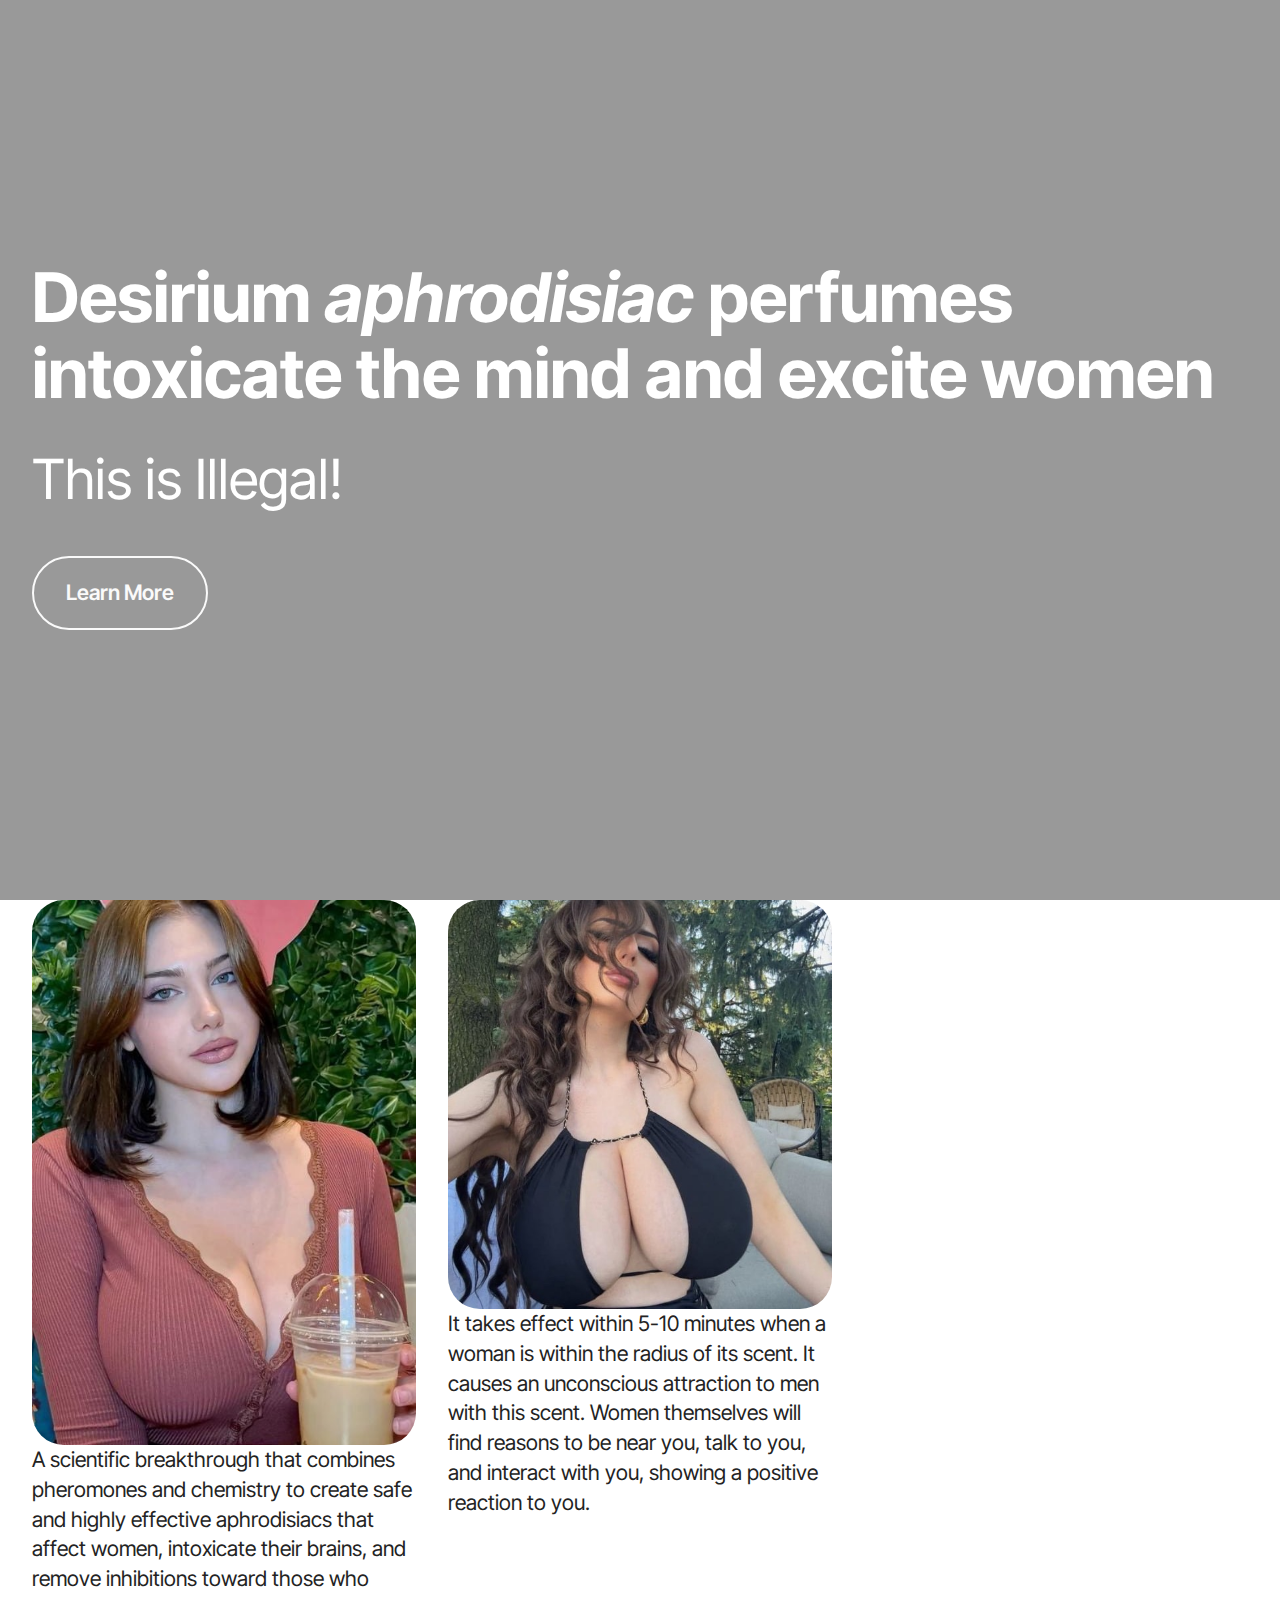
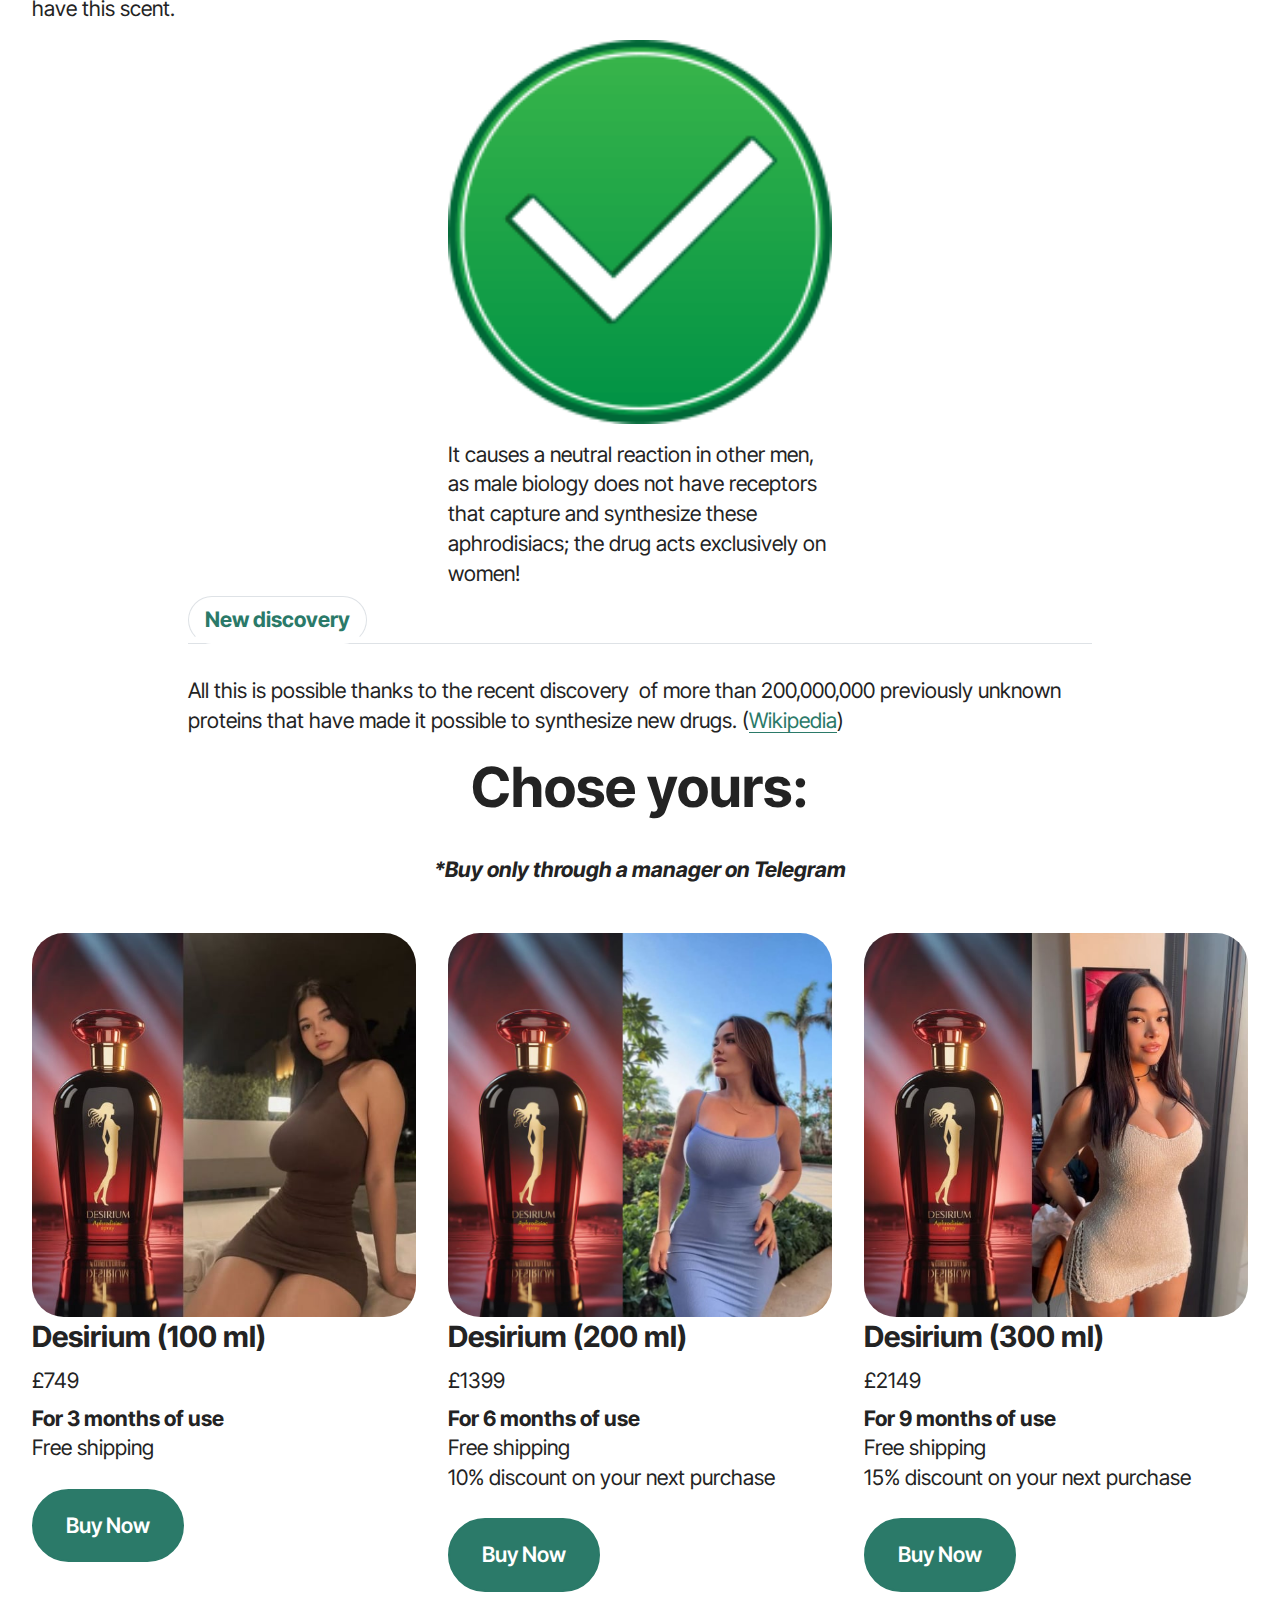
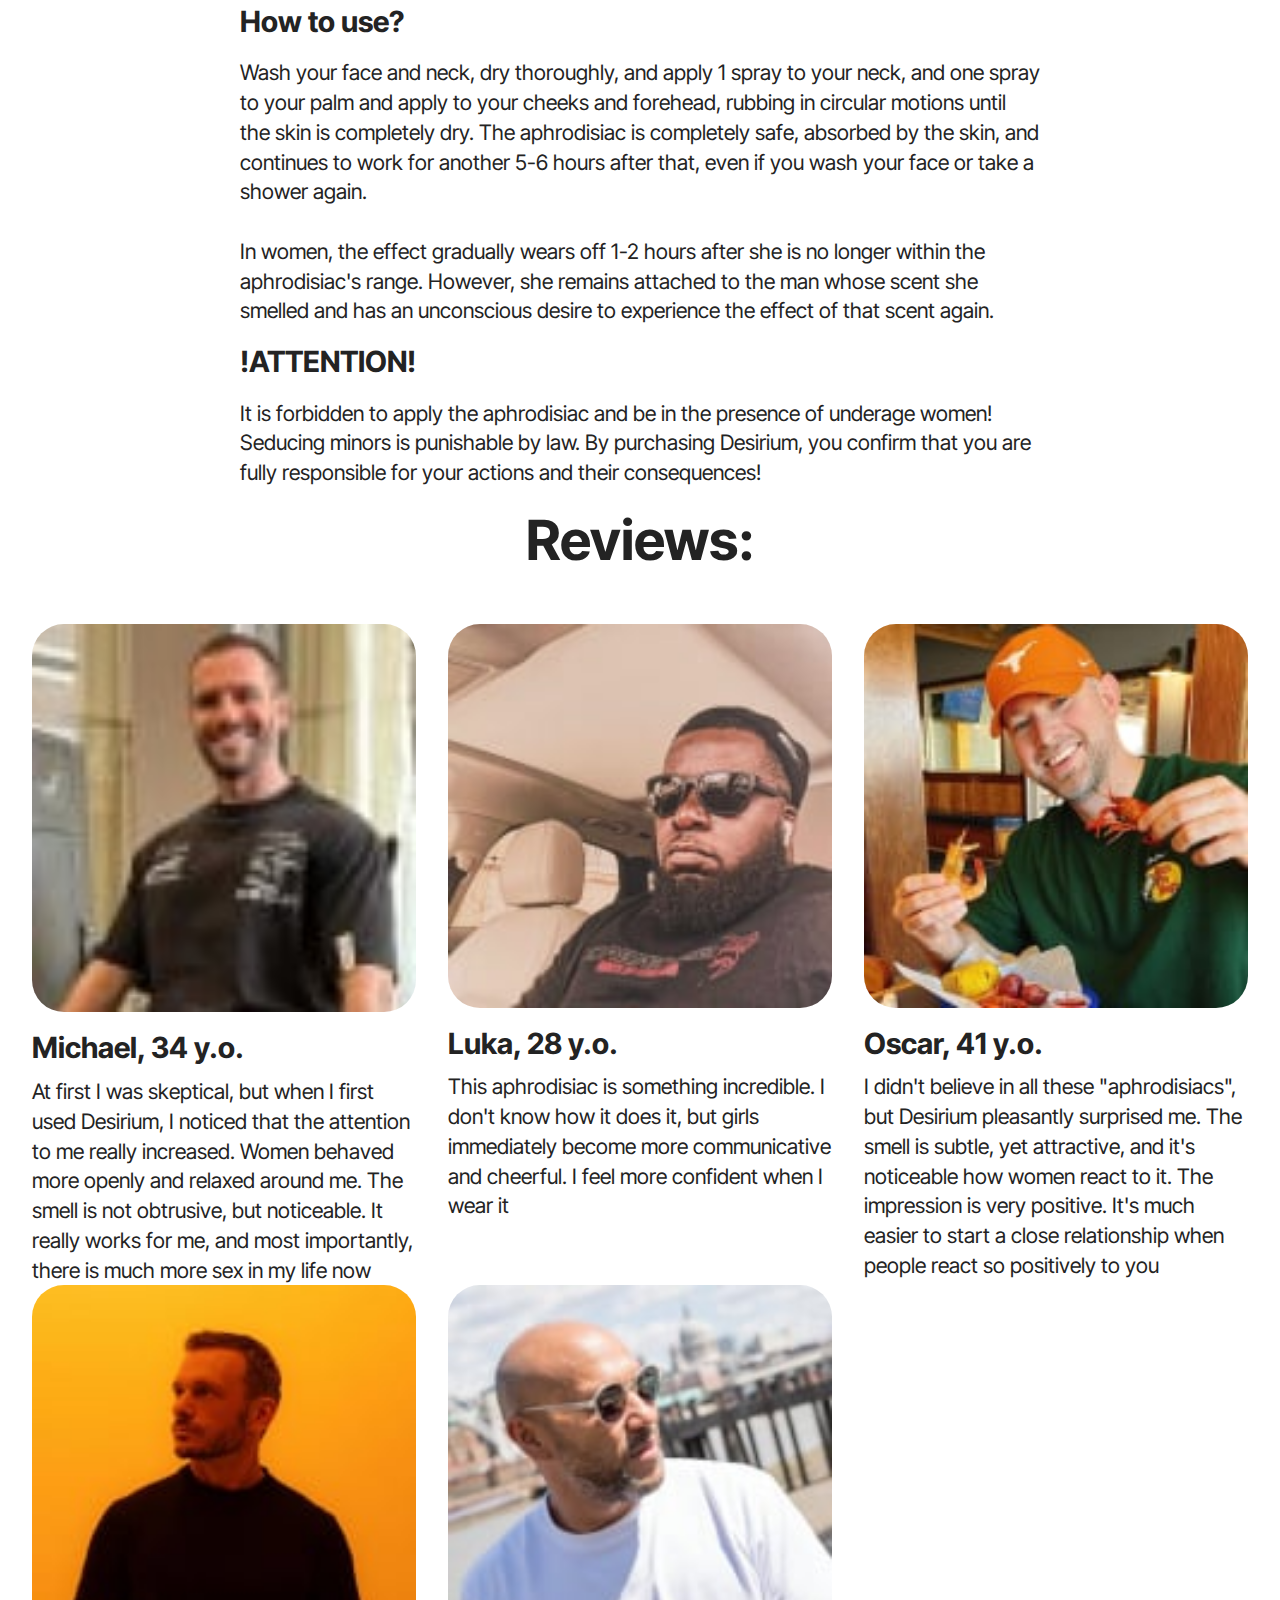
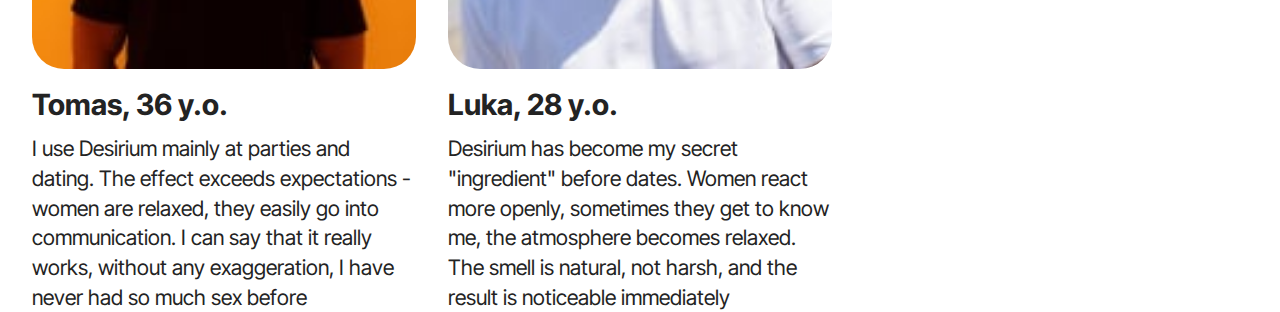
<file: index.html>
<!DOCTYPE html>
<html  >
<head>
  <!-- Site made with Mobirise Website Builder v6.1.4, https://mobirise.com -->
  <meta charset="UTF-8">
  <meta http-equiv="X-UA-Compatible" content="IE=edge">
  <meta name="generator" content="Mobirise v6.1.4, mobirise.com">
  <meta name="viewport" content="width=device-width, initial-scale=1, minimum-scale=1">
  <link rel="shortcut icon" href="assets/images/logo5.png" type="image/x-icon">
  <meta name="description" content="">
  
  
  <title>Home</title>
  <link rel="stylesheet" href="assets/bootstrap/css/bootstrap.min.css">
  <link rel="stylesheet" href="assets/parallax/jarallax.css">
  <link rel="stylesheet" href="assets/theme/css/style.css">
  <link rel="preload" href="https://fonts.googleapis.com/css?family=Inter+Tight:100,200,300,400,500,600,700,800,900,100i,200i,300i,400i,500i,600i,700i,800i,900i&display=swap" as="style" onload="this.onload=null;this.rel='stylesheet'">
  <noscript><link rel="stylesheet" href="https://fonts.googleapis.com/css?family=Inter+Tight:100,200,300,400,500,600,700,800,900,100i,200i,300i,400i,500i,600i,700i,800i,900i&display=swap"></noscript>
  <link rel="preload" as="style" href="assets/mobirise/css/mbr-additional.css?v=pJJPut"><link rel="stylesheet" href="assets/mobirise/css/mbr-additional.css?v=pJJPut" type="text/css">

  
  
  
</head>
<body>
  
  <section data-bs-version="5.1" class="header16 cid-uX9k7XTS7E mbr-fullscreen mbr-parallax-background" id="header17-0">
  
  <div class="mbr-overlay" style="opacity: 0.4; background-color: rgb(0, 0, 0);"></div>
  <div class="container-fluid">
    <div class="row">
      <div class="content-wrap col-12 col-md-12">
        <h1 class="mbr-section-title mbr-fonts-style mbr-white mb-4 display-1"><strong>Desirium <em>aphrodisiac</em> perfumes intoxicate the mind and excite women</strong></h1>
		  <h2 class="mbr-section-subtitle mbr-fonts-style mbr-white mb-4 display-2">This is Illegal!</h2>
        
        
        <div class="mbr-section-btn"><a class="btn btn-white-outline display-7" href="index.html#features06-2">Learn More</a></div>
      </div>
    </div>
  </div>
</section>

<section data-bs-version="5.1" class="features6 start cid-uX9kyYG1m4" id="features06-2">
	
	
	<div class="container">
		<div class="row justify-content-center">
			<div class="col-12 content-head">
				
			</div>
		</div>
		<div class="row">
			<div class="item features-image col-12 col-md-6 col-lg-4">
				<div class="item-wrapper">
					<div class="item-img">
						<img src="assets/images/46c841b77ce64d9b66895d98b011697c-474x842.jpeg" alt="Mobirise Website Builder">
					</div>
					<div class="item-content">
						
						<p class="mbr-text mbr-fonts-style display-7">A scientific breakthrough that combines pheromones and chemistry to create safe and highly effective aphrodisiacs that affect women, intoxicate their brains, and remove inhibitions toward those who have this scent.&nbsp;<br></p>
						
					</div>
				</div>
			</div>
			<div class="item features-image col-12 col-md-6 col-lg-4">
				<div class="item-wrapper">
					<div class="item-img">
						<img src="assets/images/3b8bb23f3b1c4f4a8af5ede2951e95bf-578x770.jpeg" alt="Mobirise Website Builder">
					</div>
					<div class="item-content">
						
						<p class="mbr-text mbr-fonts-style display-7">
							It takes effect within 5-10 minutes when a woman is within the radius of its scent. It causes an unconscious attraction to men with this scent. Women themselves will find reasons to be near you, talk to you, and interact with you, showing a positive reaction to you.
						</p>
						
					</div>
				</div>
			</div>
			
		</div>
	</div>
</section>

<section data-bs-version="5.1" class="features16 cid-uX9Idu4nL5" id="features016-4">  
  
  
  
  <div class="container">
    
    <div class="row justify-content-center">
      <div class="item features-without-image col-12 col-lg-4">
        <div class="item-wrapper">
          <div class="card-box">
            <div class="img-box">
              <div class="image-wrapper mb-3">
                <img src="assets/images/mbr-160x160.png" alt="Mobirise Website Builder">
              </div>
            </div>
            
            <h5 class="card-text mbr-fonts-style mt-3 display-7">It causes a neutral reaction in other men, as male biology does not have receptors that capture and synthesize these aphrodisiacs; the drug acts exclusively on women!</h5>
            <div class="link-wrap">
              
            </div>
          </div>
        </div>
      </div>
      
      
    </div>
  </div>
</section>

<section data-bs-version="5.1" class="tabs content18 cid-uX9I4Pbfh0" id="tabs1-3">

    

    
    
    <div class="container">
        
        <div class="row justify-content-center">
            <div class="col-12 col-md-9">
                <div class="item-wrapper">
                    <ul class="nav nav-tabs mb-4" role="tablist">
                        <li class="nav-item first mbr-fonts-style"><a class="nav-link mbr-fonts-style show active display-7" role="tab" data-toggle="tab" data-bs-toggle="tab" href="#tabs1-3_tab0" aria-selected="true"><strong>New discovery</strong><br></a></li>
                        
                        
                        
                        
                        
                    </ul>
                    <div class="tab-content">
                        <div id="tab1" class="tab-pane in active" role="tabpanel">
                            <div class="row">
                                <div class="col-md-12">
                                    <p class="mbr-text mbr-fonts-style display-7">
                                        All this is possible thanks to the recent discovery &nbsp;of more than 200,000,000 previously unknown proteins that have made it possible to synthesize new drugs.&nbsp;(<a href="https://en.wikipedia.org/wiki/AlphaFold" class="text-primary" target="_blank">Wikipedia</a>)</p>
                                </div>
                            </div>
                        </div>
                        
                        
                        
                        
                        
                    </div>
                </div>
            </div>
        </div>
    </div>
</section>

<section data-bs-version="5.1" class="pricing02 cid-uX9JRR2s5D" id="pricing02-5">
  
  
  <div class="container">
    <div class="row justify-content-center">
      <div class="col-12 content-head">
        <div class="mbr-section-head mb-5">
          <h4 class="mbr-section-title mbr-fonts-style align-center mb-0 display-2"><strong>Chose yours:</strong></h4>
          <h5 class="mbr-section-subtitle mbr-fonts-style align-center mb-0 mt-4 display-7"><em><strong>*Buy only through a manager on Telegram</strong></em></h5>
          
        </div>
      </div>
    </div>
    <div class="row">
      <div class="item features-image col-12 col-md-6 col-lg-4">
        <div class="item-wrapper">
          <div class="item-img">
            <img src="assets/images/10020d0bad0bed0bfd196d18f-578x578.jpg" alt="Mobirise Website Builder">
          </div>
          <div class="item-content">
            <h5 class="item-title mbr-fonts-style display-5">
              <strong>Desirium (100 ml)</strong></h5>
            <h6 class="item-subtitle mbr-fonts-style display-7">£749</h6>
            <p class="mbr-text mbr-fonts-style display-7"><strong>
              For 3 months of use<br></strong>Free shipping<strong><br></strong></p>
            <div class="mbr-section-btn item-footer"><a href="https://t.me/David_Goff" class="btn item-btn btn-primary display-7" target="_blank">Buy Now</a></div>
          </div>

        </div>
      </div>
      <div class="item features-image col-12 col-md-6 col-lg-4">
        <div class="item-wrapper">
          <div class="item-img">
            <img src="assets/images/100202d18f-816x816.jpg" alt="Mobirise Website Builder">
          </div>
          <div class="item-content">
            <h5 class="item-title mbr-fonts-style display-5"><strong>Desirium (200 ml)</strong></h5>
            <h6 class="item-subtitle mbr-fonts-style display-7">
              £1399
            </h6>
            <p class="mbr-text mbr-fonts-style display-7"><strong>
              For 6 months of use<br></strong>Free shipping<br>10% discount on your next purchase<strong><br></strong></p>
            <div class="mbr-section-btn item-footer"><a href="https://t.me/David_Goff" class="btn item-btn btn-primary display-7" target="_blank">Buy Now</a></div>
          </div>
        </div>
      </div>
      <div class="item features-image col-12 col-md-6 col-lg-4">
        <div class="item-wrapper">
          <div class="item-img">
            <img src="assets/images/100203-578x578.jpg" alt="Mobirise Website Builder">
          </div>
          <div class="item-content">
            <h5 class="item-title mbr-fonts-style display-5"><strong>Desirium (300 ml)</strong></h5>
            <h6 class="item-subtitle mbr-fonts-style display-7">
              £2149
            </h6>
            <p class="mbr-text mbr-fonts-style display-7"><strong>For 9 months of use<br></strong>Free shipping<br>15% discount on your next purchase<br>
            </p>
            <div class="mbr-section-btn item-footer"><a href="https://t.me/David_Goff" class="btn item-btn btn-primary display-7" target="_blank">Buy Now</a></div>
          </div>
        </div>
      </div>
    </div>
  </div>
</section>

<section data-bs-version="5.1" class="list05 cid-uX9RAosLyE" id="list05-6">
    
    <div class="container">
        
        <div class="row justify-content-center ">
            <div class="col-12 col-lg-8">
                <div class="item features-without-image col-12 active">
                    <div class="item-wrapper">
                        <h5 class="mbr-card-title mbr-fonts-style mt-0 mb-3 display-5"><strong>How to use?</strong></h5>
                        <p class="mbr-text mbr-fonts-style mt-0 mb-3 display-7">
                            Wash your face and neck, dry thoroughly, and apply 1 spray to your neck, and one spray to your palm and apply to your cheeks and forehead, rubbing in circular motions until the skin is completely dry. The aphrodisiac is completely safe, absorbed by the skin, and continues to work for another 5-6 hours after that, even if you wash your face or take a shower again. 
                        <br><br>In women, the effect gradually wears off 1-2 hours after she is no longer within the aphrodisiac's range. However, she remains attached to the man whose scent she smelled and has an unconscious desire to experience the effect of that scent again.<br></p>
                    </div>
                </div>
                <div class="item features-without-image col-12">
                    <div class="item-wrapper">
                        <h5 class="mbr-card-title mbr-fonts-style mt-0 mb-3 display-5"><strong>!ATTENTION!</strong></h5>
                        <p class="mbr-text mbr-fonts-style mt-0 mb-3 display-7">It is forbidden to apply the aphrodisiac and be in the presence of underage women! Seducing minors is punishable by law. By purchasing Desirium, you confirm that you are fully responsible for your actions and their consequences!</p>
                    </div>
                </div>
                
            </div>
        </div>
    </div>
</section>

<section data-bs-version="5.1" class="start features20 cid-uX9S3fNyyQ" id="features020-7">
	

	
	
	<div class="container">
		<div class="row mb-5 justify-content-center">
			<div class="col-12 mb-0 content-head">
				<h3 class="mbr-section-title mbr-fonts-style align-center mb-0 display-2">
					<strong>Reviews:</strong></h3>
				
			</div>
		</div>
		<div class="row">
			<div class="item features-without-image col-12 col-md-6 col-lg-4 item-mb">
				<div class="item-wrapper">
					<div class="card-box align-left">
						<div class="img-wrapper mb-3">
							<img src="assets/images/gajus-athletikus-1756483199-3709972426978609546-280475571-160x160.jpeg" alt="">
						</div>
						<h5 class="card-title mbr-fonts-style display-5"><strong>Michael, 34 y.o.</strong></h5>
						<p class="card-text mbr-fonts-style display-7">
							At first I was skeptical, but when I first used Desirium, I noticed that the attention to me really increased. Women behaved more openly and relaxed around me. The smell is not obtrusive, but noticeable. It really works for me, and most importantly, there is much more sex in my life now
						</p>
					</div>
				</div>
			</div>
			<div class="item features-without-image col-12 col-md-6 col-lg-4 item-mb">
				<div class="item-wrapper">
					<div class="card-box align-left">
						<div class="img-wrapper mb-3">
							<img src="assets/images/453904578-2546267895573123-2638782956972138760-n-160x160.jpg" alt="">
						</div>
						<h5 class="card-title mbr-fonts-style display-5"><strong>Luka, 28 y.o.</strong></h5>
						<p class="card-text mbr-fonts-style display-7">
							This aphrodisiac is something incredible. I don't know how it does it, but girls immediately become more communicative and cheerful. I feel more confident when I wear it
						</p>
					</div>
				</div>
			</div>
			<div class="item features-without-image col-12 col-md-6 col-lg-4 item-mb">
				<div class="item-wrapper">
					<div class="card-box align-left">
						<div class="img-wrapper mb-3">
							<img src="assets/images/285579158-704977693892894-8964503033279183724-n-160x160.jpg" alt="">
						</div>
						<h5 class="card-title mbr-fonts-style display-5"><strong>Oscar, 41 y.o.</strong></h5>
						<p class="card-text mbr-fonts-style display-7">
							I didn't believe in all these "aphrodisiacs", but Desirium pleasantly surprised me. The smell is subtle, yet attractive, and it's noticeable how women react to it. The impression is very positive. It's much easier to start a close relationship when people react so positively to you
						</p>
					</div>
				</div>
			</div>
		</div>
	</div>
</section>

<section data-bs-version="5.1" class="start features20 cid-uX9UxVe3fq" id="features020-8">
	

	
	
	<div class="container">
		
		<div class="row">
			<div class="item features-without-image col-12 col-md-6 col-lg-4 item-mb">
				<div class="item-wrapper">
					<div class="card-box align-left">
						<div class="img-wrapper mb-3">
							<img src="assets/images/541610870-18521451619019522-3474620014850129180-n-160x160.jpg" alt="">
						</div>
						<h5 class="card-title mbr-fonts-style display-5"><strong>Tomas, 36 y.o.</strong></h5>
						<p class="card-text mbr-fonts-style display-7">
							I use Desirium mainly at parties and dating. The effect exceeds expectations - women are relaxed, they easily go into communication. I can say that it really works, without any exaggeration, I have never had so much sex before
						</p>
					</div>
				</div>
			</div>
			<div class="item features-without-image col-12 col-md-6 col-lg-4 item-mb">
				<div class="item-wrapper">
					<div class="card-box align-left">
						<div class="img-wrapper mb-3">
							<img src="assets/images/431283152-1375812466411483-6451652821444328673-n-160x160.jpg" alt="">
						</div>
						<h5 class="card-title mbr-fonts-style display-5"><strong>Luka, 28 y.o.</strong></h5>
						<p class="card-text mbr-fonts-style display-7">
							Desirium has become my secret "ingredient" before dates. Women react more openly, sometimes they get to know me, the atmosphere becomes relaxed. The smell is natural, not harsh, and the result is noticeable immediately
						</p>
					</div>
				</div>
			</div>
			
		</div>
	</div>
</section></script>  
  
  
</body>
</html>
</file>
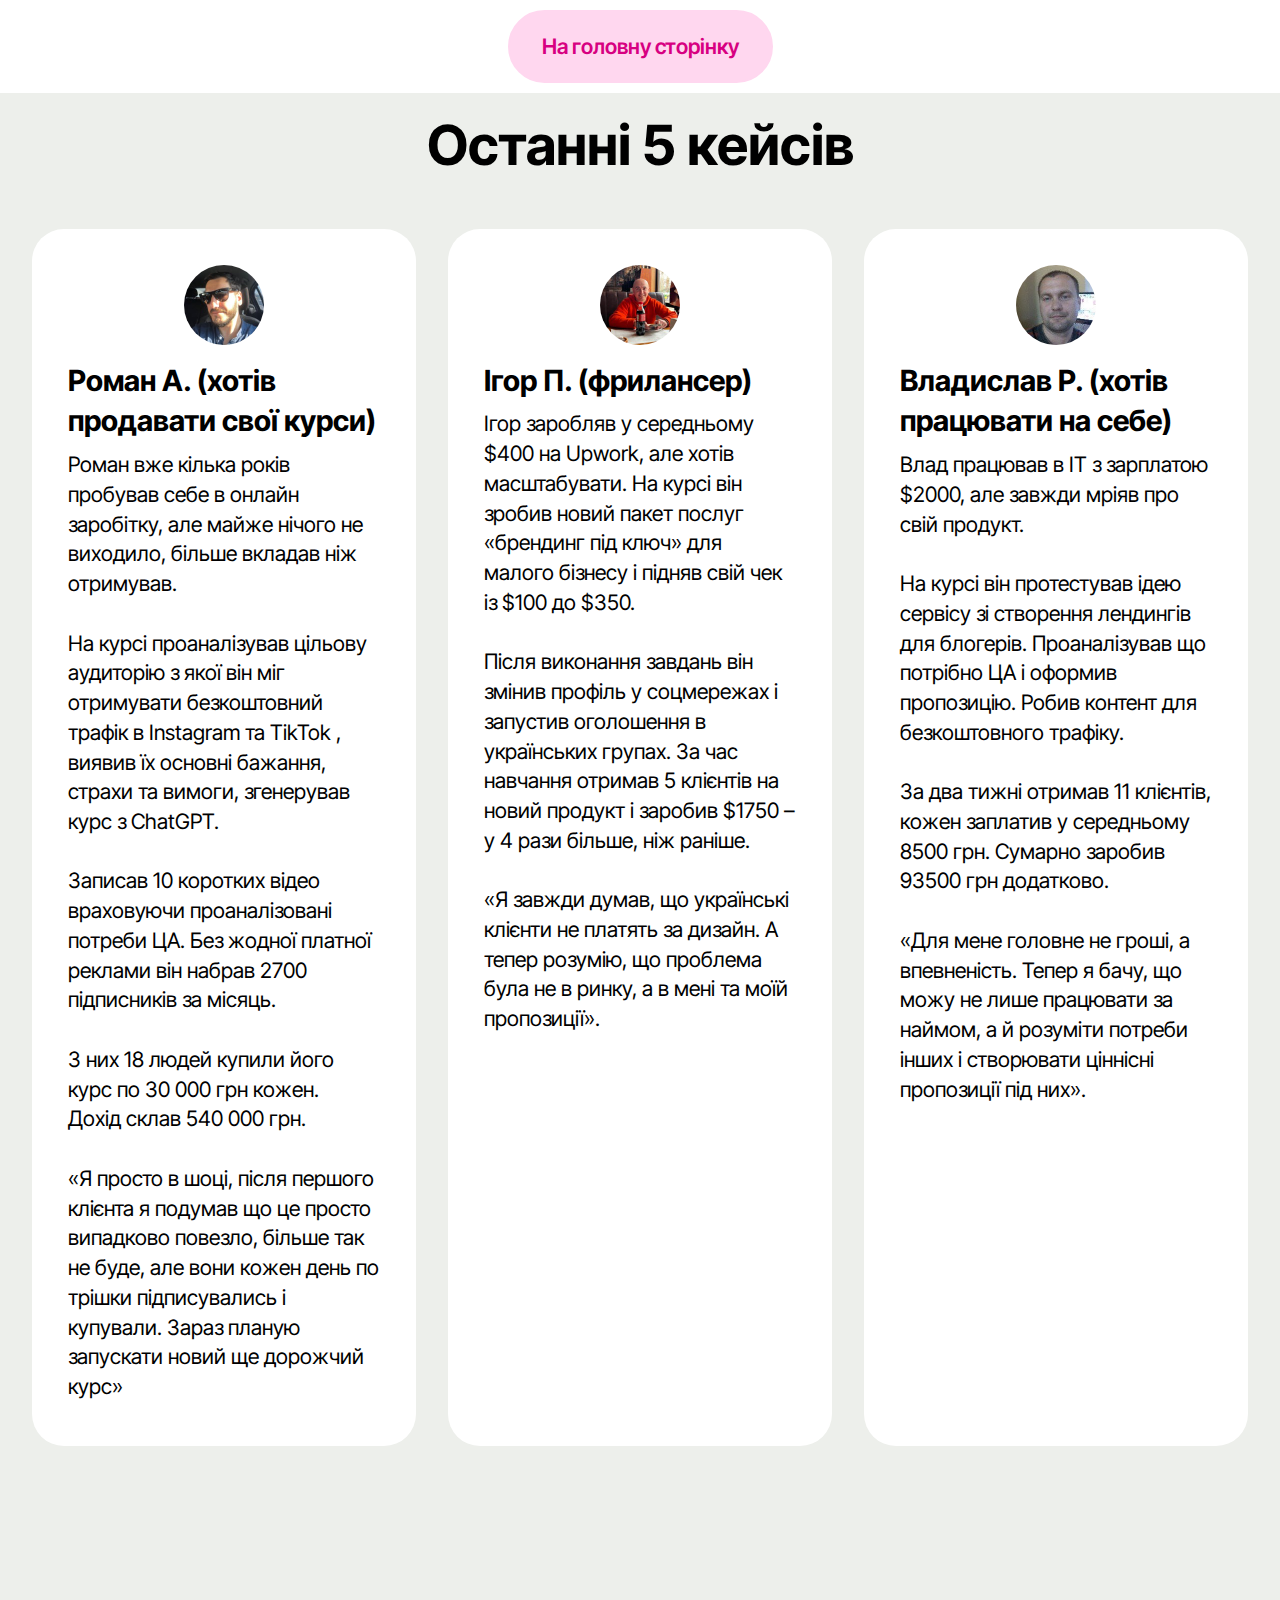
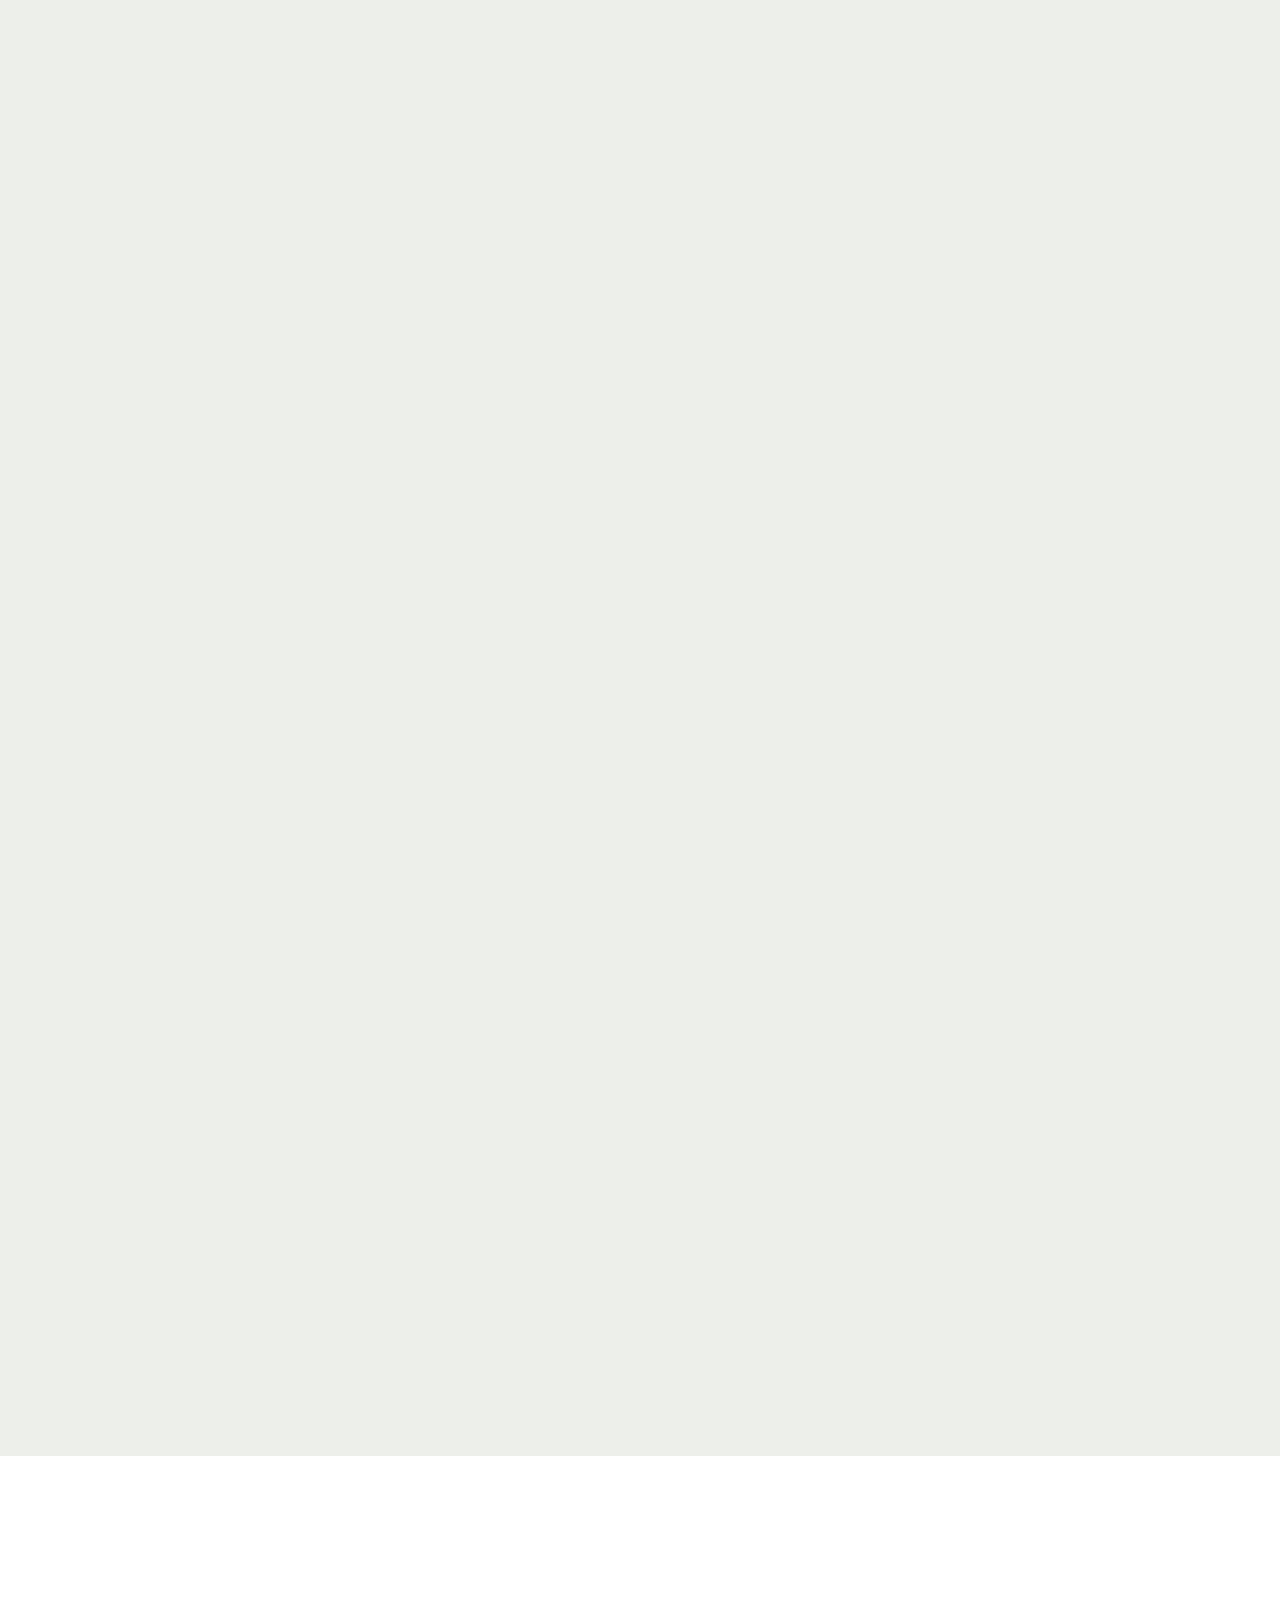
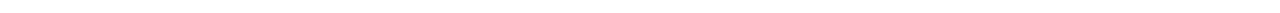
<file: page1.html>
<!DOCTYPE html>
<html  >
<head>
  <!-- Site made with Mobirise Website Builder v6.1.4, https://mobirise.com -->
  <meta charset="UTF-8">
  <meta http-equiv="X-UA-Compatible" content="IE=edge">
  <meta name="generator" content="Mobirise v6.1.4, mobirise.com">
  <meta name="viewport" content="width=device-width, initial-scale=1, minimum-scale=1">
  <link rel="shortcut icon" href="assets/images/logo5.png" type="image/x-icon">
  <meta name="description" content="">
  
  
  <title>Кейси</title>
  <link rel="stylesheet" href="assets/bootstrap/css/bootstrap.min.css">
  <link rel="stylesheet" href="assets/animatecss/animate.css">
  <link rel="stylesheet" href="assets/theme/css/style.css">
  <link rel="preload" href="https://fonts.googleapis.com/css?family=Inter+Tight:100,200,300,400,500,600,700,800,900,100i,200i,300i,400i,500i,600i,700i,800i,900i&display=swap" as="style" onload="this.onload=null;this.rel='stylesheet'">
  <noscript><link rel="stylesheet" href="https://fonts.googleapis.com/css?family=Inter+Tight:100,200,300,400,500,600,700,800,900,100i,200i,300i,400i,500i,600i,700i,800i,900i&display=swap"></noscript>
  <link rel="preload" as="style" href="assets/mobirise/css/mbr-additional.css?v=ZTZRmA"><link rel="stylesheet" href="assets/mobirise/css/mbr-additional.css?v=ZTZRmA" type="text/css">

  
  
  
</head>
<body>
  
  <section data-bs-version="5.1" class="article16 cid-uWHdUvwexn" id="article16-24">
    
    <div class="container">
        <div class="row justify-content-center">
            <div class="col-md-12 col-lg-10">
                <div class="mbr-section-btn align-center"><a class="btn btn-secondary display-4" href="index.html">На головну сторінку</a></div>
            </div>
        </div>
    </div>
</section>

<section data-bs-version="5.1" class="start features20 cid-uWH2FxOmzv" id="features020-1z">
	

	
	
	<div class="container">
		<div class="row mb-5 justify-content-center">
			<div class="col-12 mb-0 content-head">
				<h3 class="mbr-section-title mbr-fonts-style align-center mb-0 display-2">
					<strong>Останні 5 кейсів</strong></h3>
				
			</div>
		</div>
		<div class="row">
			<div class="item features-without-image col-12 col-md-6 col-lg-4 item-mb active">
				<div class="item-wrapper">
					<div class="card-box align-left">
						<div class="img-wrapper mb-3">
							<img src="assets/images/470082889-954647423186814-4327990105218157431-n-160x160.jpg" data-slide-to="0" data-bs-slide-to="0" alt="">
						</div>
						<h5 class="card-title mbr-fonts-style display-5"><strong>Роман А. (хотів продавати свої курси)</strong></h5>
						<p class="card-text mbr-fonts-style display-7">Роман вже кілька років пробував себе в онлайн заробітку, але майже нічого не виходило, більше вкладав ніж отримував.
<br>
<br>На курсі проаналізував цільову аудиторію з якої він міг отримувати безкоштовний трафік в Instagram та TikTok , виявив їх основні бажання, страхи та вимоги, згенерував курс з ChatGPT.
<br>
<br>Записав 10 коротких відео враховуючи проаналізовані потреби ЦА. Без жодної платної реклами він набрав 2700 підписників за місяць.
<br>
<br>З них 18 людей купили його курс по 30 000 грн кожен.
<br>Дохід склав 540 000 грн.
<br>
<br>«Я просто в шоці, після першого клієнта я подумав що це просто випадково повезло, більше так не буде, але вони кожен день по трішки підписувались і купували. Зараз планую запускати новий ще дорожчий курс»</p>
					</div>
				</div>
			</div><div class="item features-without-image col-12 col-md-6 col-lg-4 item-mb">
				<div class="item-wrapper">
					<div class="card-box align-left">
						<div class="img-wrapper mb-3">
							<img src="assets/images/488964772-668063518935505-3582413401085173635-n-160x160.jpg" data-slide-to="1" data-bs-slide-to="1" alt="">
						</div>
						<h5 class="card-title mbr-fonts-style display-5">
							<strong>Ігор П. (фрилансер)</strong></h5>
						<p class="card-text mbr-fonts-style display-7">Ігор заробляв у середньому $400 на Upwork, але хотів масштабувати. На курсі він зробив новий пакет послуг «брендинг під ключ» для малого бізнесу і підняв свій чек із $100 до $350.
<br>
<br>Після виконання завдань він змінив профіль у соцмережах і запустив оголошення в українських групах. За час навчання отримав 5 клієнтів на новий продукт і заробив $1750 – у 4 рази більше, ніж раніше. 
<br>
<br>«Я завжди думав, що українські клієнти не платять за дизайн. А тепер розумію, що проблема була не в ринку, а в мені та моїй пропозиції».</p>
					</div>
				</div>
			</div>
			<div class="item features-without-image col-12 col-md-6 col-lg-4 item-mb">
				<div class="item-wrapper">
					<div class="card-box align-left">
						<div class="img-wrapper mb-3">
							<img src="assets/images/10413760-646762098732725-721225228-a-150x150.jpg" data-slide-to="2" data-bs-slide-to="2" alt="">
						</div>
						<h5 class="card-title mbr-fonts-style display-5">
							<strong>Владислав Р. (хотів працювати на себе)</strong></h5>
						<p class="card-text mbr-fonts-style display-7">
							Влад працював в ІТ з зарплатою $2000, але завжди мріяв про свій продукт. <br><br>На курсі він протестував ідею сервісу зі створення лендингів для блогерів. Проаналізував що потрібно ЦА і оформив пропозицію. Робив контент для безкоштовного трафіку.<br><br>За два тижні отримав 11 клієнтів, кожен заплатив у середньому 8500 грн. Сумарно заробив 93500 грн додатково. <br><br>«Для мене головне не гроші, а впевненість. Тепер я бачу, що можу не лише працювати за наймом, а й розуміти потреби інших і створювати ціннісні пропозиції під них».
						</p>
					</div>
				</div>
			</div>
			
		</div>
	</div>
</section>

<section data-bs-version="5.1" class="start features20 cid-uWH63VYERk" id="features020-20">
	

	
	
	<div class="container">
		
		<div class="row">
			<div class="item features-without-image col-12 col-md-6 col-lg-4 item-mb active">
				<div class="item-wrapper">
					<div class="card-box align-left">
						<div class="img-wrapper mb-3">
							<img src="assets/images/464220896-2023498308093691-6943831437612584850-n-160x160.jpg" data-slide-to="1" data-bs-slide-to="2" alt="">
						</div>
						<h5 class="card-title mbr-fonts-style display-5"><strong>Оксана В. (вчителька)</strong></h5>
						<p class="card-text mbr-fonts-style display-7">Оксана працювала в школі, мала стабільну, але низькооплачувану роботу – близько 12 000 грн на місяць.
<br>
<br>На курсі вона вирішила запустити онлайн-репетиторство з англійської для дорослих з фокусом на бізнес-тематику.
<br>
<br>Вона зробила просту сторінку, записала 3 короткі відео для TikTok і витратила $25 на рекламу, а також отримала безкоштовний трафік.
<br>
<br>За місяць у неї з’явилося 9 учнів (середній чек – 4600 грн/місяць). Її дохід зріс до 41 400 грн, що майже в чотири рази більше від зарплати в школі.
<br>
<br>«Найбільша цінність – свобода. Я можу планувати час і більше проводити його з дітьми та для себе. Це відчуття щасливого життя, про яке я мріяла».</p>
					</div>
				</div>
			</div><div class="item features-without-image col-12 col-md-6 col-lg-4 item-mb">
				<div class="item-wrapper">
					<div class="card-box align-left">
						<div class="img-wrapper mb-3">
							<img src="assets/images/548123452-18075471830105057-9111755441114734343-n-160x160.jpg" data-slide-to="2" data-bs-slide-to="1" alt="">
						</div>
						<h5 class="card-title mbr-fonts-style display-5">
							<strong>Марина С. (кондитер)</strong></h5>
						<p class="card-text mbr-fonts-style display-7">До курсу вона пекла торти на замовлення для знайомих, у середньому 2–3 замовлення на місяць. <br><br>Після модуля про аналіз ЦА і залучення трафіку, виявила цікаві потреби які не бачать інші, оформила пропозицію і запустила рекламу в Instagram з бюджетом $50.<br><br>За місяць отримала 27 оплачених заявок, а також оптове замовлення на 40 тортів від магазину. Для цього прийшлось знаходити та наймати інших кондитерів щоб виконати всі замовлення. Загальний заробіток майже +65 000 гривень за час проходження курсу.<br><br>Зараз у неї 8 кондитерів які працюють на неї, печуть торти дома і виконують нові замовлення, вона тільки аналізує та робить нові пропозиції для нових потенційних клієнтів.<br><br>«Я відчула себе не просто «домашньою кондитеркою», а підприємницею. Найприємніше було чути, як клієнти писали «ваші торти – це космос». Це дало величезну впевненість у собі».</p>
					</div>
				</div>
			</div>
			
			
		</div>
	</div>
</section>

<section data-bs-version="5.1" class="article16 cid-uWHe9h6WZ1" id="article16-25">
    
    <div class="container">
        <div class="row justify-content-center">
            <div class="col-md-12 col-lg-10">
                <div class="mbr-section-btn align-center"><a class="btn btn-secondary display-4" href="index.html">На головну сторінку</a></div>
            </div>
        </div>
    </div>
</section><section class="display-7" style="padding: 0;align-items: center;justify-content: center;flex-wrap: wrap;    align-content: center;display: flex;position: relative;height: 4rem;"><a href="https://mobiri.se/836178" style="flex: 1 1;height: 4rem;position: absolute;width: 100%;z-index: 1;"><img alt="" style="height: 4rem;" src="[data-uri]"></a><p style="margin: 0;text-align: center;" class="display-7">&#8204;</p><a style="z-index:1" href="https://mobirise.com/offline-website-builder.html">Offline Website Maker</a></section><script src="assets/bootstrap/js/bootstrap.bundle.min.js"></script>  <script src="assets/smoothscroll/smooth-scroll.js"></script>  <script src="assets/ytplayer/index.js"></script>  <script src="assets/theme/js/script.js"></script>  
  
  
  <input name="animation" type="hidden">
  </body>
</html>
</file>
<file: assets/parallax/jarallax.css>
.jarallax {
    position: relative;
    z-index: 0;
}
.jarallax > .jarallax-img {
    position: absolute;
    object-fit: cover;
    /* support for plugin https://github.com/bfred-it/object-fit-images */
    font-family: 'object-fit: cover;';
    top: 0;
    left: 0;
    width: 100%;
    height: 100%;
    z-index: -1;
}
</file>
<file: assets/theme/css/style.css>
@charset "UTF-8";
section {
  background-color: #ffffff;
}

body {
  font-style: normal;
  line-height: 1.5;
  font-weight: 400;
  color: #232323;
  position: relative;
}

button {
  background-color: transparent;
  border-color: transparent;
}

.embla__button,
.carousel-control {
  background-color: #edefea !important;
  opacity: 0.8 !important;
  color: #464845 !important;
  border-color: #edefea !important;
}

.carousel .close,
.modalWindow .close {
  background-color: #edefea !important;
  color: #464845 !important;
  border-color: #edefea !important;
  opacity: 0.8 !important;
}

.carousel .close:hover,
.modalWindow .close:hover {
  opacity: 1 !important;
}

.carousel-indicators li {
  background-color: #edefea !important;
  border: 2px solid #464845 !important;
}

.carousel-indicators li:hover,
.carousel-indicators li:active {
  opacity: 0.8 !important;
}

.embla__button:hover,
.carousel-control:hover {
  background-color: #edefea !important;
  opacity: 1 !important;
}

.modalWindow-video-container {
  height: 80%;
}

section,
.container,
.container-fluid {
  position: relative;
  word-wrap: break-word;
}

a.mbr-iconfont:hover {
  text-decoration: none;
}

.article .lead p,
.article .lead ul,
.article .lead ol,
.article .lead pre,
.article .lead blockquote {
  margin-bottom: 0;
}

a {
  font-style: normal;
  font-weight: 400;
  cursor: pointer;
}
a, a:hover {
  text-decoration: none;
}

.mbr-section-title {
  font-style: normal;
  line-height: 1.3;
}

.mbr-section-subtitle {
  line-height: 1.3;
}

.mbr-text {
  font-style: normal;
  line-height: 1.7;
}

h1,
h2,
h3,
h4,
h5,
h6,
.display-1,
.display-2,
.display-4,
.display-5,
.display-7,
span,
p,
a {
  line-height: 1;
  word-break: break-word;
  word-wrap: break-word;
  font-weight: 400;
}

b,
strong {
  font-weight: bold;
}

input:-webkit-autofill, input:-webkit-autofill:hover, input:-webkit-autofill:focus, input:-webkit-autofill:active {
  transition-delay: 9999s;
  -webkit-transition-property: background-color, color;
  transition-property: background-color, color;
}

textarea[type=hidden] {
  display: none;
}

section {
  background-position: 50% 50%;
  background-repeat: no-repeat;
  background-size: cover;
}
section .mbr-background-video,
section .mbr-background-video-preview {
  position: absolute;
  bottom: 0;
  left: 0;
  right: 0;
  top: 0;
}

.hidden {
  visibility: hidden;
}

.mbr-z-index20 {
  z-index: 20;
}

/*! Base colors */
.mbr-white {
  color: #ffffff;
}

.mbr-black {
  color: #111111;
}

.mbr-bg-white {
  background-color: #ffffff;
}

.mbr-bg-black {
  background-color: #000000;
}

/*! Text-aligns */
.align-left {
  text-align: left;
}

.align-center {
  text-align: center;
}

.align-right {
  text-align: right;
}

/*! Font-weight  */
.mbr-light {
  font-weight: 300;
}

.mbr-regular {
  font-weight: 400;
}

.mbr-semibold {
  font-weight: 500;
}

.mbr-bold {
  font-weight: 700;
}

/*! Media  */
.media-content {
  flex-basis: 100%;
}

.media-container-row {
  display: flex;
  flex-direction: row;
  flex-wrap: wrap;
  justify-content: center;
  align-content: center;
  align-items: start;
}
.media-container-row .media-size-item {
  width: 400px;
}

.media-container-column {
  display: flex;
  flex-direction: column;
  flex-wrap: wrap;
  justify-content: center;
  align-content: center;
  align-items: stretch;
}
.media-container-column > * {
  width: 100%;
}

@media (min-width: 992px) {
  .media-container-row {
    flex-wrap: nowrap;
  }
}
figure {
  margin-bottom: 0;
  overflow: hidden;
}

figure[mbr-media-size] {
  transition: width 0.1s;
}

img,
iframe {
  display: block;
  width: 100%;
}

.card {
  background-color: transparent;
  border: none;
}

.card-box {
  width: 100%;
}

.card-img {
  text-align: center;
  flex-shrink: 0;
  -webkit-flex-shrink: 0;
}

.media {
  max-width: 100%;
  margin: 0 auto;
}

.mbr-figure {
  align-self: center;
}

.media-container > div {
  max-width: 100%;
}

.mbr-figure img,
.card-img img {
  width: 100%;
}

@media (max-width: 991px) {
  .media-size-item {
    width: auto !important;
  }
  .media {
    width: auto;
  }
  .mbr-figure {
    width: 100% !important;
  }
}
/*! Buttons */
.mbr-section-btn {
  margin-left: -0.6rem;
  margin-right: -0.6rem;
  font-size: 0;
}

.btn {
  font-weight: 600;
  border-width: 1px;
  font-style: normal;
  margin: 0.6rem 0.6rem;
  white-space: normal;
  transition: all 0.2s ease-in-out;
  display: inline-flex;
  align-items: center;
  justify-content: center;
  word-break: break-word;
}

.btn-sm {
  font-weight: 600;
  letter-spacing: 0px;
  transition: all 0.3s ease-in-out;
}

.btn-md {
  font-weight: 600;
  letter-spacing: 0px;
  transition: all 0.3s ease-in-out;
}

.btn-lg {
  font-weight: 600;
  letter-spacing: 0px;
  transition: all 0.3s ease-in-out;
}

.btn-form {
  margin: 0;
}
.btn-form:hover {
  cursor: pointer;
}

nav .mbr-section-btn {
  margin-left: 0rem;
  margin-right: 0rem;
}

/*! Btn icon margin */
.btn .mbr-iconfont,
.btn.btn-sm .mbr-iconfont {
  order: 1;
  cursor: pointer;
  margin-left: 0.5rem;
  vertical-align: sub;
}

.btn.btn-md .mbr-iconfont,
.btn.btn-md .mbr-iconfont {
  margin-left: 0.8rem;
}

.mbr-regular {
  font-weight: 400;
}

.mbr-semibold {
  font-weight: 500;
}

.mbr-bold {
  font-weight: 700;
}

[type=submit] {
  -webkit-appearance: none;
}

/*! Full-screen */
.mbr-fullscreen .mbr-overlay {
  min-height: 100vh;
}

.mbr-fullscreen {
  display: flex;
  display: -moz-flex;
  display: -ms-flex;
  display: -o-flex;
  align-items: center;
  min-height: 100vh;
  padding-top: 3rem;
  padding-bottom: 3rem;
}

/*! Map */
.map {
  height: 25rem;
  position: relative;
}
.map iframe {
  width: 100%;
  height: 100%;
}

/*! Scroll to top arrow */
.mbr-arrow-up {
  bottom: 25px;
  right: 90px;
  position: fixed;
  text-align: right;
  z-index: 5000;
  color: #ffffff;
  font-size: 22px;
}

.mbr-arrow-up a {
  background: rgba(0, 0, 0, 0.2);
  border-radius: 50%;
  color: #fff;
  display: inline-block;
  height: 60px;
  width: 60px;
  border: 2px solid #fff;
  outline-style: none !important;
  position: relative;
  text-decoration: none;
  transition: all 0.3s ease-in-out;
  cursor: pointer;
  text-align: center;
}
.mbr-arrow-up a:hover {
  background-color: rgba(0, 0, 0, 0.4);
}
.mbr-arrow-up a i {
  line-height: 60px;
}

.mbr-arrow-up-icon {
  display: block;
  color: #fff;
}

.mbr-arrow-up-icon::before {
  content: "›";
  display: inline-block;
  font-family: serif;
  font-size: 22px;
  line-height: 1;
  font-style: normal;
  position: relative;
  top: 6px;
  left: -4px;
  transform: rotate(-90deg);
}

/*! Arrow Down */
.mbr-arrow {
  position: absolute;
  bottom: 45px;
  left: 50%;
  width: 60px;
  height: 60px;
  cursor: pointer;
  background-color: rgba(80, 80, 80, 0.5);
  border-radius: 50%;
  transform: translateX(-50%);
}
@media (max-width: 767px) {
  .mbr-arrow {
    display: none;
  }
}
.mbr-arrow > a {
  display: inline-block;
  text-decoration: none;
  outline-style: none;
  animation: arrowdown 1.7s ease-in-out infinite;
  color: #ffffff;
}
.mbr-arrow > a > i {
  position: absolute;
  top: -2px;
  left: 15px;
  font-size: 2rem;
}

#scrollToTop a i::before {
  content: "";
  position: absolute;
  display: block;
  border-bottom: 2.5px solid #fff;
  border-left: 2.5px solid #fff;
  width: 27.8%;
  height: 27.8%;
  left: 50%;
  top: 51%;
  transform: translateY(-30%) translateX(-50%) rotate(135deg);
}

@keyframes arrowdown {
  0% {
    transform: translateY(0px);
  }
  50% {
    transform: translateY(-5px);
  }
  100% {
    transform: translateY(0px);
  }
}
@media (max-width: 500px) {
  .mbr-arrow-up {
    left: 0;
    right: 0;
    text-align: center;
  }
}
/*Gradients animation*/
@keyframes gradient-animation {
  from {
    background-position: 0% 100%;
    animation-timing-function: ease-in-out;
  }
  to {
    background-position: 100% 0%;
    animation-timing-function: ease-in-out;
  }
}
.bg-gradient {
  background-size: 200% 200%;
  animation: gradient-animation 5s infinite alternate;
  -webkit-animation: gradient-animation 5s infinite alternate;
}

.menu .navbar-brand {
  display: -webkit-flex;
}
.menu .navbar-brand span {
  display: flex;
  display: -webkit-flex;
}
.menu .navbar-brand .navbar-caption-wrap {
  display: -webkit-flex;
}
.menu .navbar-brand .navbar-logo img {
  display: -webkit-flex;
  width: auto;
}
@media (min-width: 768px) and (max-width: 991px) {
  .menu .navbar-toggleable-sm .navbar-nav {
    display: -ms-flexbox;
  }
}
@media (max-width: 991px) {
  .menu .navbar-collapse {
    max-height: 93.5vh;
  }
  .menu .navbar-collapse.show {
    overflow: auto;
  }
}
@media (min-width: 992px) {
  .menu .navbar-nav.nav-dropdown {
    display: -webkit-flex;
  }
  .menu .navbar-toggleable-sm .navbar-collapse {
    display: -webkit-flex !important;
  }
  .menu .collapsed .navbar-collapse {
    max-height: 93.5vh;
  }
  .menu .collapsed .navbar-collapse.show {
    overflow: auto;
  }
}
@media (max-width: 767px) {
  .menu .navbar-collapse {
    max-height: 80vh;
  }
}

.nav-link .mbr-iconfont {
  margin-right: 0.5rem;
}

.navbar {
  display: -webkit-flex;
  -webkit-flex-wrap: wrap;
  -webkit-align-items: center;
  -webkit-justify-content: space-between;
}

.navbar-collapse {
  -webkit-flex-basis: 100%;
  -webkit-flex-grow: 1;
  -webkit-align-items: center;
}

.nav-dropdown .link {
  padding: 0.667em 1.667em !important;
  margin: 0 !important;
}

.nav {
  display: -webkit-flex;
  -webkit-flex-wrap: wrap;
}

.row {
  display: -webkit-flex;
  -webkit-flex-wrap: wrap;
}

.justify-content-center {
  -webkit-justify-content: center;
}

.form-inline {
  display: -webkit-flex;
}

.card-wrapper {
  -webkit-flex: 1;
}

.carousel-control {
  z-index: 10;
  display: -webkit-flex;
}

.carousel-controls {
  display: -webkit-flex;
}

.media {
  display: -webkit-flex;
}

.form-group:focus {
  outline: none;
}

.jq-selectbox__select {
  padding: 7px 0;
  position: relative;
}

.jq-selectbox__dropdown {
  overflow: hidden;
  border-radius: 10px;
  position: absolute;
  top: 100%;
  left: 0 !important;
  width: 100% !important;
}

.jq-selectbox__trigger-arrow {
  right: 0;
  transform: translateY(-50%);
}

.jq-selectbox li {
  padding: 1.07em 0.5em;
}

input[type=range] {
  padding-left: 0 !important;
  padding-right: 0 !important;
}

.modal-dialog,
.modal-content {
  height: 100%;
}

.modal-dialog .carousel-inner {
  height: calc(100vh - 1.75rem);
}
@media (max-width: 575px) {
  .modal-dialog .carousel-inner {
    height: calc(100vh - 1rem);
  }
}

.carousel-item {
  text-align: center;
}

.carousel-item img {
  margin: auto;
}

.navbar-toggler {
  align-self: flex-start;
  padding: 0.25rem 0.75rem;
  font-size: 1.25rem;
  line-height: 1;
  background: transparent;
  border: 1px solid transparent;
  border-radius: 0.25rem;
}

.navbar-toggler:focus,
.navbar-toggler:hover {
  text-decoration: none;
  box-shadow: none;
}

.navbar-toggler-icon {
  display: inline-block;
  width: 1.5em;
  height: 1.5em;
  vertical-align: middle;
  content: "";
  background: no-repeat center center;
  background-size: 100% 100%;
}

.navbar-toggler-left {
  position: absolute;
  left: 1rem;
}

.navbar-toggler-right {
  position: absolute;
  right: 1rem;
}

.card-img {
  width: auto;
}

.menu .navbar.collapsed:not(.beta-menu) {
  flex-direction: column;
}

.carousel-item.active,
.carousel-item-next,
.carousel-item-prev {
  display: flex;
}

.note-air-layout .dropup .dropdown-menu,
.note-air-layout .navbar-fixed-bottom .dropdown .dropdown-menu {
  bottom: initial !important;
}

html,
body {
  height: auto;
  min-height: 100vh;
}

.dropup .dropdown-toggle::after {
  display: none;
}

.form-asterisk {
  font-family: initial;
  position: absolute;
  top: -2px;
  font-weight: normal;
}

.form-control-label {
  position: relative;
  cursor: pointer;
  margin-bottom: 0.357em;
  padding: 0;
}

.alert {
  color: #ffffff;
  border-radius: 0;
  border: 0;
  font-size: 1.1rem;
  line-height: 1.5;
  margin-bottom: 1.875rem;
  padding: 1.25rem;
  position: relative;
  text-align: center;
}
.alert.alert-form::after {
  background-color: inherit;
  bottom: -7px;
  content: "";
  display: block;
  height: 14px;
  left: 50%;
  margin-left: -7px;
  position: absolute;
  transform: rotate(45deg);
  width: 14px;
}

.form-control {
  background-color: #ffffff;
  background-clip: border-box;
  color: #232323;
  line-height: 1rem !important;
  height: auto;
  padding: 1.2rem 2rem;
  transition: border-color 0.25s ease 0s;
  border: 1px solid transparent !important;
  border-radius: 4px;
  box-shadow: rgba(0, 0, 0, 0.07) 0px 1px 1px 0px, rgba(0, 0, 0, 0.07) 0px 1px 3px 0px, rgba(0, 0, 0, 0.03) 0px 0px 0px 1px;
}
.form-active .form-control:invalid {
  border-color: red;
}

.row > * {
  padding-right: 1rem;
  padding-left: 1rem;
}

form .row {
  margin-left: -0.6rem;
  margin-right: -0.6rem;
}
form .row [class*=col] {
  padding-left: 0.6rem;
  padding-right: 0.6rem;
}

form .mbr-section-btn {
  padding-left: 0.6rem;
  padding-right: 0.6rem;
}

form .form-check-input {
  margin-top: 0.5;
}

textarea.form-control {
  line-height: 1.5rem !important;
}

.form-group {
  margin-bottom: 1.2rem;
}

.form-control,
form .btn {
  min-height: 48px;
}

.gdpr-block label span.textGDPR input[name=gdpr] {
  top: 7px;
}

.form-control:focus {
  box-shadow: none;
}

:focus {
  outline: none;
}

.mbr-overlay {
  background-color: #000;
  bottom: 0;
  left: 0;
  opacity: 0.5;
  position: absolute;
  right: 0;
  top: 0;
  z-index: 0;
  pointer-events: none;
}

blockquote {
  font-style: italic;
  padding: 3rem;
  font-size: 1.09rem;
  position: relative;
  border-left: 3px solid;
}

ul,
ol,
pre,
blockquote {
  margin-bottom: 2.3125rem;
}

.mt-4 {
  margin-top: 2rem !important;
}

.mb-4 {
  margin-bottom: 2rem !important;
}

.container,
.container-fluid {
  padding-left: 16px;
  padding-right: 16px;
}

.row {
  margin-left: -16px;
  margin-right: -16px;
}
.row > [class*=col] {
  padding-left: 16px;
  padding-right: 16px;
}

@media (min-width: 992px) {
  .container-fluid {
    padding-left: 32px;
    padding-right: 32px;
  }
}
@media (max-width: 991px) {
  .mbr-container {
    padding-left: 16px;
    padding-right: 16px;
  }
}
.app-video-wrapper > img {
  opacity: 1;
}

.app-video-wrapper {
  background: transparent;
}

.item {
  position: relative;
}

.dropdown-menu .dropdown-menu {
  left: 100%;
}

.dropdown-item + .dropdown-menu {
  display: none;
}

.dropdown-item:hover + .dropdown-menu,
.dropdown-menu:hover {
  display: block;
}

@media (min-aspect-ratio: 16/9) {
  .mbr-video-foreground {
    height: 300% !important;
    top: -100% !important;
  }
}
@media (max-aspect-ratio: 16/9) {
  .mbr-video-foreground {
    width: 300% !important;
    left: -100% !important;
  }
}.engine {
	position: absolute;
	text-indent: -2400px;
	text-align: center;
	padding: 0;
	top: 0;
	left: -2400px;
}
</file>
<file: assets/mobirise/css/mbr-additional.css>
.btn {
  border-width: 2px;
}
img,
.card-wrap,
.card-wrapper,
.video-wrapper,
.mbr-figure iframe,
.google-map iframe,
.slide-content,
.plan,
.card,
.item-wrapper {
  border-radius: 2rem !important;
}
.video-wrapper {
  overflow: hidden;
}
body {
  font-family: Inter Tight;
}
.display-1 {
  font-family: 'Inter Tight', sans-serif;
  font-size: 5rem;
  line-height: 1;
}
.display-1 > .mbr-iconfont {
  font-size: 6.25rem;
}
.display-2 {
  font-family: 'Inter Tight', sans-serif;
  font-size: 4rem;
  line-height: 1;
}
.display-2 > .mbr-iconfont {
  font-size: 5rem;
}
.display-4 {
  font-family: 'Inter Tight', sans-serif;
  font-size: 1.4rem;
  line-height: 1.5;
}
.display-4 > .mbr-iconfont {
  font-size: 1.75rem;
}
.display-5 {
  font-family: 'Inter Tight', sans-serif;
  font-size: 2rem;
  line-height: 1.5;
}
.display-5 > .mbr-iconfont {
  font-size: 2.5rem;
}
.display-7 {
  font-family: 'Inter Tight', sans-serif;
  font-size: 1.4rem;
  line-height: 1.3;
}
.display-7 > .mbr-iconfont {
  font-size: 1.75rem;
}
/* ---- Fluid typography for mobile devices ---- */
/* 1.4 - font scale ratio ( bootstrap == 1.42857 ) */
/* 100vw - current viewport width */
/* (48 - 20)  48 == 48rem == 768px, 20 == 20rem == 320px(minimal supported viewport) */
/* 0.65 - min scale variable, may vary */
@media (max-width: 992px) {
  .display-1 {
    font-size: 4rem;
  }
}
@media (max-width: 768px) {
  .display-1 {
    font-size: 3.5rem;
    font-size: calc( 2.4rem + (5 - 2.4) * ((100vw - 20rem) / (48 - 20)));
    line-height: calc( 1.1 * (2.4rem + (5 - 2.4) * ((100vw - 20rem) / (48 - 20))));
  }
  .display-2 {
    font-size: 3.2rem;
    font-size: calc( 2.05rem + (4 - 2.05) * ((100vw - 20rem) / (48 - 20)));
    line-height: calc( 1.3 * (2.05rem + (4 - 2.05) * ((100vw - 20rem) / (48 - 20))));
  }
  .display-4 {
    font-size: 1.12rem;
    font-size: calc( 1.14rem + (1.4 - 1.14) * ((100vw - 20rem) / (48 - 20)));
    line-height: calc( 1.4 * (1.14rem + (1.4 - 1.14) * ((100vw - 20rem) / (48 - 20))));
  }
  .display-5 {
    font-size: 1.6rem;
    font-size: calc( 1.35rem + (2 - 1.35) * ((100vw - 20rem) / (48 - 20)));
    line-height: calc( 1.4 * (1.35rem + (2 - 1.35) * ((100vw - 20rem) / (48 - 20))));
  }
  .display-7 {
    font-size: 1.12rem;
    font-size: calc( 1.14rem + (1.4 - 1.14) * ((100vw - 20rem) / (48 - 20)));
    line-height: calc( 1.4 * (1.14rem + (1.4 - 1.14) * ((100vw - 20rem) / (48 - 20))));
  }
}
@media (min-width: 992px) and (max-width: 1400px) {
  .display-1 {
    font-size: 3.5rem;
    font-size: calc( 2.4rem + (5 - 2.4) * ((100vw - 62rem) / (87 - 62)));
    line-height: calc( 1.1 * (2.4rem + (5 - 2.4) * ((100vw - 62rem) / (87 - 62))));
  }
  .display-2 {
    font-size: 3.2rem;
    font-size: calc( 2.05rem + (4 - 2.05) * ((100vw - 62rem) / (87 - 62)));
    line-height: calc( 1.3 * (2.05rem + (4 - 2.05) * ((100vw - 62rem) / (87 - 62))));
  }
  .display-4 {
    font-size: 1.12rem;
    font-size: calc( 1.14rem + (1.4 - 1.14) * ((100vw - 62rem) / (87 - 62)));
    line-height: calc( 1.4 * (1.14rem + (1.4 - 1.14) * ((100vw - 62rem) / (87 - 62))));
  }
  .display-5 {
    font-size: 1.6rem;
    font-size: calc( 1.35rem + (2 - 1.35) * ((100vw - 62rem) / (87 - 62)));
    line-height: calc( 1.4 * (1.35rem + (2 - 1.35) * ((100vw - 62rem) / (87 - 62))));
  }
  .display-7 {
    font-size: 1.12rem;
    font-size: calc( 1.14rem + (1.4 - 1.14) * ((100vw - 62rem) / (87 - 62)));
    line-height: calc( 1.4 * (1.14rem + (1.4 - 1.14) * ((100vw - 62rem) / (87 - 62))));
  }
}
/* Buttons */
.btn {
  padding: 1.25rem 2rem;
  border-radius: 4px;
}
@media (max-width: 767px) {
  .btn {
    padding: 0.75rem 1.5rem;
  }
}
.btn-sm {
  padding: 0.6rem 1.2rem;
  border-radius: 4px;
}
.btn-md {
  padding: 0.6rem 1.2rem;
  border-radius: 4px;
}
.btn-lg {
  padding: 1.25rem 2rem;
  border-radius: 4px;
}
.bg-primary {
  background-color: #2b7a69 !important;
}
.bg-success {
  background-color: #3a341c !important;
}
.bg-info {
  background-color: #320707 !important;
}
.bg-warning {
  background-color: #a0e2e1 !important;
}
.bg-danger {
  background-color: #ffffff !important;
}
.btn-primary,
.btn-primary:active {
  background-color: #2b7a69 !important;
  border-color: #2b7a69 !important;
  color: #ffffff !important;
  box-shadow: none;
}
.btn-primary:hover,
.btn-primary:focus,
.btn-primary.focus,
.btn-primary.active {
  color: inherit;
  background-color: #38a089 !important;
  border-color: #38a089 !important;
  box-shadow: none;
}
.btn-primary.disabled,
.btn-primary:disabled {
  color: #ffffff !important;
  background-color: #38a089 !important;
  border-color: #38a089 !important;
}
.btn-secondary,
.btn-secondary:active {
  background-color: #ffd7ef !important;
  border-color: #ffd7ef !important;
  color: #d70081 !important;
  box-shadow: none;
}
.btn-secondary:hover,
.btn-secondary:focus,
.btn-secondary.focus,
.btn-secondary.active {
  color: inherit;
  background-color: #ffffff !important;
  border-color: #ffffff !important;
  box-shadow: none;
}
.btn-secondary.disabled,
.btn-secondary:disabled {
  color: #d70081 !important;
  background-color: #ffffff !important;
  border-color: #ffffff !important;
}
.btn-info,
.btn-info:active {
  background-color: #320707 !important;
  border-color: #320707 !important;
  color: #ffffff !important;
  box-shadow: none;
}
.btn-info:hover,
.btn-info:focus,
.btn-info.focus,
.btn-info.active {
  color: inherit;
  background-color: #5f0d0d !important;
  border-color: #5f0d0d !important;
  box-shadow: none;
}
.btn-info.disabled,
.btn-info:disabled {
  color: #ffffff !important;
  background-color: #5f0d0d !important;
  border-color: #5f0d0d !important;
}
.btn-success,
.btn-success:active {
  background-color: #3a341c !important;
  border-color: #3a341c !important;
  color: #ffffff !important;
  box-shadow: none;
}
.btn-success:hover,
.btn-success:focus,
.btn-success.focus,
.btn-success.active {
  color: inherit;
  background-color: #5c532d !important;
  border-color: #5c532d !important;
  box-shadow: none;
}
.btn-success.disabled,
.btn-success:disabled {
  color: #ffffff !important;
  background-color: #5c532d !important;
  border-color: #5c532d !important;
}
.btn-warning,
.btn-warning:active {
  background-color: #a0e2e1 !important;
  border-color: #a0e2e1 !important;
  color: #1f6463 !important;
  box-shadow: none;
}
.btn-warning:hover,
.btn-warning:focus,
.btn-warning.focus,
.btn-warning.active {
  color: inherit;
  background-color: #c7eeed !important;
  border-color: #c7eeed !important;
  box-shadow: none;
}
.btn-warning.disabled,
.btn-warning:disabled {
  color: #1f6463 !important;
  background-color: #c7eeed !important;
  border-color: #c7eeed !important;
}
.btn-danger,
.btn-danger:active {
  background-color: #ffffff !important;
  border-color: #ffffff !important;
  color: #808080 !important;
  box-shadow: none;
}
.btn-danger:hover,
.btn-danger:focus,
.btn-danger.focus,
.btn-danger.active {
  color: inherit;
  background-color: #ffffff !important;
  border-color: #ffffff !important;
  box-shadow: none;
}
.btn-danger.disabled,
.btn-danger:disabled {
  color: #808080 !important;
  background-color: #ffffff !important;
  border-color: #ffffff !important;
}
.btn-white,
.btn-white:active {
  background-color: #eff0ec !important;
  border-color: #eff0ec !important;
  color: #757b62 !important;
  box-shadow: none;
}
.btn-white:hover,
.btn-white:focus,
.btn-white.focus,
.btn-white.active {
  color: inherit;
  background-color: #ffffff !important;
  border-color: #ffffff !important;
  box-shadow: none;
}
.btn-white.disabled,
.btn-white:disabled {
  color: #757b62 !important;
  background-color: #ffffff !important;
  border-color: #ffffff !important;
}
.btn-black,
.btn-black:active {
  background-color: #232323 !important;
  border-color: #232323 !important;
  color: #ffffff !important;
  box-shadow: none;
}
.btn-black:hover,
.btn-black:focus,
.btn-black.focus,
.btn-black.active {
  color: inherit;
  background-color: #3d3d3d !important;
  border-color: #3d3d3d !important;
  box-shadow: none;
}
.btn-black.disabled,
.btn-black:disabled {
  color: #ffffff !important;
  background-color: #3d3d3d !important;
  border-color: #3d3d3d !important;
}
.btn-primary-outline,
.btn-primary-outline:active {
  background-color: transparent !important;
  border-color: #2b7a69;
  color: #2b7a69;
}
.btn-primary-outline:hover,
.btn-primary-outline:focus,
.btn-primary-outline.focus,
.btn-primary-outline.active {
  color: #143a32 !important;
  background-color: transparent !important;
  border-color: #143a32 !important;
  box-shadow: none !important;
}
.btn-primary-outline.disabled,
.btn-primary-outline:disabled {
  color: #ffffff !important;
  background-color: #2b7a69 !important;
  border-color: #2b7a69 !important;
}
.btn-secondary-outline,
.btn-secondary-outline:active {
  background-color: transparent !important;
  border-color: #ffd7ef;
  color: #ffd7ef;
}
.btn-secondary-outline:hover,
.btn-secondary-outline:focus,
.btn-secondary-outline.focus,
.btn-secondary-outline.active {
  color: #ff80cc !important;
  background-color: transparent !important;
  border-color: #ff80cc !important;
  box-shadow: none !important;
}
.btn-secondary-outline.disabled,
.btn-secondary-outline:disabled {
  color: #d70081 !important;
  background-color: #ffd7ef !important;
  border-color: #ffd7ef !important;
}
.btn-info-outline,
.btn-info-outline:active {
  background-color: transparent !important;
  border-color: #320707;
  color: #320707;
}
.btn-info-outline:hover,
.btn-info-outline:focus,
.btn-info-outline.focus,
.btn-info-outline.active {
  color: #000000 !important;
  background-color: transparent !important;
  border-color: #000000 !important;
  box-shadow: none !important;
}
.btn-info-outline.disabled,
.btn-info-outline:disabled {
  color: #ffffff !important;
  background-color: #320707 !important;
  border-color: #320707 !important;
}
.btn-success-outline,
.btn-success-outline:active {
  background-color: transparent !important;
  border-color: #3a341c;
  color: #3a341c;
}
.btn-success-outline:hover,
.btn-success-outline:focus,
.btn-success-outline.focus,
.btn-success-outline.active {
  color: #000000 !important;
  background-color: transparent !important;
  border-color: #000000 !important;
  box-shadow: none !important;
}
.btn-success-outline.disabled,
.btn-success-outline:disabled {
  color: #ffffff !important;
  background-color: #3a341c !important;
  border-color: #3a341c !important;
}
.btn-warning-outline,
.btn-warning-outline:active {
  background-color: transparent !important;
  border-color: #a0e2e1;
  color: #a0e2e1;
}
.btn-warning-outline:hover,
.btn-warning-outline:focus,
.btn-warning-outline.focus,
.btn-warning-outline.active {
  color: #5ececc !important;
  background-color: transparent !important;
  border-color: #5ececc !important;
  box-shadow: none !important;
}
.btn-warning-outline.disabled,
.btn-warning-outline:disabled {
  color: #1f6463 !important;
  background-color: #a0e2e1 !important;
  border-color: #a0e2e1 !important;
}
.btn-danger-outline,
.btn-danger-outline:active {
  background-color: transparent !important;
  border-color: #ffffff;
  color: #ffffff;
}
.btn-danger-outline:hover,
.btn-danger-outline:focus,
.btn-danger-outline.focus,
.btn-danger-outline.active {
  color: #d4d4d4 !important;
  background-color: transparent !important;
  border-color: #d4d4d4 !important;
  box-shadow: none !important;
}
.btn-danger-outline.disabled,
.btn-danger-outline:disabled {
  color: #808080 !important;
  background-color: #ffffff !important;
  border-color: #ffffff !important;
}
.btn-black-outline,
.btn-black-outline:active {
  background-color: transparent !important;
  border-color: #232323;
  color: #232323;
}
.btn-black-outline:hover,
.btn-black-outline:focus,
.btn-black-outline.focus,
.btn-black-outline.active {
  color: #000000 !important;
  background-color: transparent !important;
  border-color: #000000 !important;
  box-shadow: none !important;
}
.btn-black-outline.disabled,
.btn-black-outline:disabled {
  color: #ffffff !important;
  background-color: #232323 !important;
  border-color: #232323 !important;
}
.btn-white-outline,
.btn-white-outline:active {
  background-color: transparent !important;
  border-color: #fafafa;
  color: #fafafa;
}
.btn-white-outline:hover,
.btn-white-outline:focus,
.btn-white-outline.focus,
.btn-white-outline.active {
  color: #cfcfcf !important;
  background-color: transparent !important;
  border-color: #cfcfcf !important;
  box-shadow: none !important;
}
.btn-white-outline.disabled,
.btn-white-outline:disabled {
  color: #7a7a7a !important;
  background-color: #fafafa !important;
  border-color: #fafafa !important;
}
.text-primary {
  color: #2b7a69 !important;
}
.text-secondary {
  color: #ffd7ef !important;
}
.text-success {
  color: #3a341c !important;
}
.text-info {
  color: #320707 !important;
}
.text-warning {
  color: #a0e2e1 !important;
}
.text-danger {
  color: #ffffff !important;
}
.text-white {
  color: #fafafa !important;
}
.text-black {
  color: #232323 !important;
}
a.text-primary:hover,
a.text-primary:focus,
a.text-primary.active {
  color: #102f28 !important;
}
a.text-secondary:hover,
a.text-secondary:focus,
a.text-secondary.active {
  color: #ff71c6 !important;
}
a.text-success:hover,
a.text-success:focus,
a.text-success.active {
  color: #000000 !important;
}
a.text-info:hover,
a.text-info:focus,
a.text-info.active {
  color: #000000 !important;
}
a.text-warning:hover,
a.text-warning:focus,
a.text-warning.active {
  color: #52cac8 !important;
}
a.text-danger:hover,
a.text-danger:focus,
a.text-danger.active {
  color: #cccccc !important;
}
a.text-white:hover,
a.text-white:focus,
a.text-white.active {
  color: #c7c7c7 !important;
}
a.text-black:hover,
a.text-black:focus,
a.text-black.active {
  color: #000000 !important;
}
a[class*="text-"]:not(.nav-link):not(.dropdown-item):not([role]):not(.navbar-caption) {
  transition: 0.2s;
  position: relative;
  background-image: linear-gradient(currentColor 50%, currentColor 50%);
  background-size: 10000px 2px;
  background-repeat: no-repeat;
  background-position: 0 1.2em;
}
.nav-tabs .nav-link.active {
  color: #2b7a69;
}
.nav-tabs .nav-link:not(.active) {
  color: #232323;
}
.alert-success {
  background-color: #70c770;
}
.alert-info {
  background-color: #320707;
}
.alert-warning {
  background-color: #a0e2e1;
}
.alert-danger {
  background-color: #ffffff;
}
.mbr-section-btn .btn:not(.btn-form) {
  border-radius: 100px;
}
.mbr-gallery-filter li a {
  border-radius: 100px !important;
}
.mbr-gallery-filter li.active .btn {
  background-color: #2b7a69;
  border-color: #2b7a69;
  color: #ffffff;
}
.mbr-gallery-filter li.active .btn:focus {
  box-shadow: none;
}
.nav-tabs .nav-link {
  border-radius: 100px !important;
}
a,
a:hover {
  color: #2b7a69;
}
.mbr-plan-header.bg-primary .mbr-plan-subtitle,
.mbr-plan-header.bg-primary .mbr-plan-price-desc {
  color: #5ec6b0;
}
.mbr-plan-header.bg-success .mbr-plan-subtitle,
.mbr-plan-header.bg-success .mbr-plan-price-desc {
  color: #c0b27c;
}
.mbr-plan-header.bg-info .mbr-plan-subtitle,
.mbr-plan-header.bg-info .mbr-plan-price-desc {
  color: #f3abab;
}
.mbr-plan-header.bg-warning .mbr-plan-subtitle,
.mbr-plan-header.bg-warning .mbr-plan-price-desc {
  color: #ffffff;
}
.mbr-plan-header.bg-danger .mbr-plan-subtitle,
.mbr-plan-header.bg-danger .mbr-plan-price-desc {
  color: #ffffff;
}
/* Scroll to top button*/
.scrollToTop_wraper {
  display: none;
}
.form-control {
  font-family: 'Inter Tight', sans-serif;
  font-size: 1.4rem;
  line-height: 1.3;
  font-weight: 400;
  border-radius: 40px !important;
}
.form-control > .mbr-iconfont {
  font-size: 1.75rem;
}
.form-control:hover,
.form-control:focus {
  box-shadow: rgba(0, 0, 0, 0.07) 0px 1px 1px 0px, rgba(0, 0, 0, 0.07) 0px 1px 3px 0px, rgba(0, 0, 0, 0.03) 0px 0px 0px 1px;
  border-color: #2b7a69 !important;
}
.form-control:-webkit-input-placeholder {
  font-family: 'Inter Tight', sans-serif;
  font-size: 1.4rem;
  line-height: 1.3;
  font-weight: 400;
}
.form-control:-webkit-input-placeholder > .mbr-iconfont {
  font-size: 1.75rem;
}
blockquote {
  border-color: #2b7a69;
}
/* Forms */
.mbr-form .input-group-btn .btn {
  border-radius: 100px !important;
}
.mbr-form .input-group-btn .btn:hover {
  box-shadow: 0 10px 40px 0 rgba(0, 0, 0, 0.2);
}
.mbr-form .input-group-btn button[type="submit"] {
  border-radius: 100px !important;
  padding: 1rem 3rem;
}
.mbr-form .input-group-btn button[type="submit"]:hover {
  box-shadow: 0 10px 40px 0 rgba(0, 0, 0, 0.2);
}
.jq-selectbox li:hover,
.jq-selectbox li.selected {
  background-color: #2b7a69;
  color: #ffffff;
}
.jq-number__spin {
  transition: 0.25s ease;
}
.jq-number__spin:hover {
  border-color: #2b7a69;
}
.jq-selectbox .jq-selectbox__trigger-arrow,
.jq-number__spin.minus:after,
.jq-number__spin.plus:after {
  transition: 0.4s;
  border-top-color: #232323;
  border-bottom-color: #232323;
}
.jq-selectbox:hover .jq-selectbox__trigger-arrow,
.jq-number__spin.minus:hover:after,
.jq-number__spin.plus:hover:after {
  border-top-color: #2b7a69;
  border-bottom-color: #2b7a69;
}
.xdsoft_datetimepicker .xdsoft_calendar td.xdsoft_default,
.xdsoft_datetimepicker .xdsoft_calendar td.xdsoft_current,
.xdsoft_datetimepicker .xdsoft_timepicker .xdsoft_time_box > div > div.xdsoft_current {
  color: #ffffff !important;
  background-color: #2b7a69 !important;
  box-shadow: none !important;
}
.xdsoft_datetimepicker .xdsoft_calendar td:hover,
.xdsoft_datetimepicker .xdsoft_timepicker .xdsoft_time_box > div > div:hover {
  color: #000000 !important;
  background: #ffd7ef !important;
  box-shadow: none !important;
}
.lazy-bg {
  background-image: none !important;
}
.lazy-placeholder:not(section),
.lazy-none {
  display: block;
  position: relative;
  padding-bottom: 56.25%;
  width: 100%;
  height: auto;
}
iframe.lazy-placeholder,
.lazy-placeholder:after {
  content: '';
  position: absolute;
  width: 200px;
  height: 200px;
  background: transparent no-repeat center;
  background-size: contain;
  top: 50%;
  left: 50%;
  transform: translateX(-50%) translateY(-50%);
  background-image: url("data:image/svg+xml;charset=UTF-8,%3csvg width='32' height='32' viewBox='0 0 64 64' xmlns='http://www.w3.org/2000/svg' stroke='%232b7a69' %3e%3cg fill='none' fill-rule='evenodd'%3e%3cg transform='translate(16 16)' stroke-width='2'%3e%3ccircle stroke-opacity='.5' cx='16' cy='16' r='16'/%3e%3cpath d='M32 16c0-9.94-8.06-16-16-16'%3e%3canimateTransform attributeName='transform' type='rotate' from='0 16 16' to='360 16 16' dur='1s' repeatCount='indefinite'/%3e%3c/path%3e%3c/g%3e%3c/g%3e%3c/svg%3e");
}
section.lazy-placeholder:after {
  opacity: 0.5;
}
body {
  overflow-x: hidden;
}
a {
  transition: color 0.6s;
}
@media (max-width: 1400px) {
  .container {
    max-width: 100%;
  }
}
@media (max-width: 1400px) and (min-width: 768px) {
  .container {
    padding-left: 32px;
    padding-right: 32px;
  }
}
@media (max-width: 1400px) and (min-width: 768px) {
  .container-fluid {
    padding-left: 32px;
    padding-right: 32px;
  }
}
@media (max-width: 767px) {
  .container-fluid {
    padding-left: 16px;
    padding-right: 16px;
  }
}
*:focus-visible {
  outline: red solid 2px !important;
  outline-offset: 2px !important;
  transition: outline 0.2s ease-in-out;
}
.cid-uWGIFbaWbe {
  display: flex;
  background-image: url("../../../assets/images/pexels-olly-3756681-2000x1333.jpg");
}
.cid-uWGIFbaWbe .mbr-overlay {
  background-color: #000000;
  opacity: 0.5;
}
@media (min-width: 768px) {
  .cid-uWGIFbaWbe {
    align-items: flex-end;
  }
  .cid-uWGIFbaWbe .row {
    justify-content: center;
  }
  .cid-uWGIFbaWbe .content-wrap {
    padding: 1rem 3rem;
  }
}
@media (max-width: 991px) and (min-width: 768px) {
  .cid-uWGIFbaWbe .content-wrap {
    min-width: 50%;
  }
}
@media (max-width: 767px) {
  .cid-uWGIFbaWbe {
    -webkit-align-items: center;
    align-items: flex-end;
  }
  .cid-uWGIFbaWbe .mbr-row {
    -webkit-justify-content: center;
    justify-content: center;
  }
  .cid-uWGIFbaWbe .content-wrap {
    width: 100%;
  }
}
.cid-uWGIFbaWbe .mbr-section-title,
.cid-uWGIFbaWbe .mbr-section-subtitle {
  text-align: center;
}
.cid-uWGIFbaWbe .mbr-text,
.cid-uWGIFbaWbe .mbr-section-btn {
  text-align: center;
}
.cid-uWGIFbaWbe .mbr-section-title {
  text-align: center;
}
.cid-uWGMAzeYuF {
  padding-top: 6rem;
  padding-bottom: 0rem;
  background-color: #edefeb;
}
.cid-uWGMAzeYuF img,
.cid-uWGMAzeYuF .item-img {
  width: 100%;
  height: 100%;
  height: 300px;
  object-fit: cover;
}
.cid-uWGMAzeYuF .item:focus,
.cid-uWGMAzeYuF span:focus {
  outline: none;
}
.cid-uWGMAzeYuF .item {
  margin-bottom: 2rem;
}
@media (max-width: 767px) {
  .cid-uWGMAzeYuF .item {
    margin-bottom: 1rem;
  }
}
.cid-uWGMAzeYuF .item-wrapper {
  position: relative;
  background: #ffffff;
  height: 100%;
  display: flex;
  flex-flow: column nowrap;
}
.cid-uWGMAzeYuF .item-wrapper .item-content {
  display: flex;
  flex-direction: column;
  height: 100%;
}
.cid-uWGMAzeYuF .item-wrapper .item-footer {
  margin-top: auto;
}
.cid-uWGMAzeYuF .item-wrapper .item-content {
  padding: 2.25rem;
}
@media (min-width: 992px) and (max-width: 1200px) {
  .cid-uWGMAzeYuF .item-wrapper .item-content {
    padding: 1.5rem;
  }
}
@media (max-width: 767px) {
  .cid-uWGMAzeYuF .item-wrapper .item-content {
    padding: 1.5rem;
  }
}
.cid-uWGMAzeYuF .mbr-section-title {
  color: #232323;
}
.cid-uWGMAzeYuF .mbr-text,
.cid-uWGMAzeYuF .mbr-section-btn {
  text-align: center;
}
.cid-uWGMAzeYuF .item-title {
  text-align: left;
}
.cid-uWGMAzeYuF .content-head {
  max-width: 800px;
}
.cid-uWGMAzeYuF .mbr-text,
.cid-uWGMAzeYuF .item-wrapper .mbr-section-btn {
  text-align: left;
}
.cid-uWGNhfssTb {
  padding-top: 1rem;
  padding-bottom: 3rem;
  background-color: #edefeb;
}
.cid-uWGNhfssTb .mbr-fallback-image.disabled {
  display: none;
}
.cid-uWGNhfssTb .mbr-fallback-image {
  display: block;
  background-size: cover;
  background-position: center center;
  width: 100%;
  height: 100%;
  position: absolute;
  top: 0;
}
.cid-uWGNhfssTb .nav-tabs .nav-item.open .nav-link:focus,
.cid-uWGNhfssTb .nav-tabs .nav-link.active:focus {
  outline: none;
}
.cid-uWGNhfssTb .nav-tabs {
  flex-wrap: wrap;
  border-bottom: none;
}
@media (max-width: 767px) {
  .cid-uWGNhfssTb .nav-item {
    width: 100%;
    margin-right: 0 !important;
    text-align: center;
  }
}
.cid-uWGNhfssTb .nav-tabs .nav-item {
  margin-right: 1.5rem;
}
.cid-uWGNhfssTb .nav-tabs .nav-link {
  transition: padding 0.3s ease, background-color 0.3s ease;
  border: none;
  border-radius: 2rem !important;
  padding: 1.25rem 0!important;
  background-color: transparent!important;
  overflow: hidden!important;
}
.cid-uWGNhfssTb .nav-tabs .nav-link:not(.active) {
  color: #9fe870;
}
.cid-uWGNhfssTb .nav-tabs .nav-link.active {
  color: #2e481a !important;
  background-color: #9fe870 !important;
  padding: 1.25rem 2rem!important;
}
.cid-uWGNhfssTb .mbr-section-title {
  text-align: center;
  color: #ffffff;
}
.cid-uWGNhfssTb .mbr-section-subtitle {
  text-align: center;
  color: #ffffff;
}
.cid-uWGNhfssTb .mbr-text {
  color: #fff;
  margin: 0;
}
.cid-uWGNhfssTb .content-head {
  max-width: 800px;
}
.cid-uWGNhfssTb .item-wrapper {
  background-color: #163300;
  padding: 2.25rem;
}
@media (max-width: 767px) {
  .cid-uWGNhfssTb .item-wrapper {
    padding: 2rem 1.5rem;
  }
}
.cid-uWGVSdhZs8 {
  padding-top: 0rem;
  padding-bottom: 1rem;
  background-color: #edefeb;
}
.cid-uWGVSdhZs8 .item-wrapper img {
  width: 80px;
  height: 80px;
  object-fit: cover;
  border-radius: 50% !important;
}
.cid-uWGVSdhZs8 .mbr-fallback-image.disabled {
  display: none;
}
.cid-uWGVSdhZs8 .mbr-fallback-image {
  display: block;
  background-size: cover;
  background-position: center center;
  width: 100%;
  height: 100%;
  position: absolute;
  top: 0;
}
.cid-uWGVSdhZs8 .item-wrapper {
  background: #ffffff;
  margin-bottom: 0.5rem;
  padding: 2.25rem;
  height: 100%;
  display: flex;
  flex-direction: column;
}
@media (max-width: 767px) {
  .cid-uWGVSdhZs8 .item-wrapper {
    padding: 1.5rem;
    margin-bottom: 1rem;
  }
}
@media (min-width: 992px) and (max-width: 1200px) {
  .cid-uWGVSdhZs8 .item-wrapper {
    padding: 2rem 1.5rem;
    margin-bottom: 0.5rem;
  }
}
.cid-uWGVSdhZs8 .card-title,
.cid-uWGVSdhZs8 .iconfont-wrapper {
  color: #000000;
}
.cid-uWGVSdhZs8 .content-head {
  max-width: 800px;
}
.cid-uWGVSdhZs8 .mbr-section-title {
  color: #000000;
}
.cid-uWGVSdhZs8 .mbr-section-subtitle {
  color: #ffffff;
}
.cid-uWGVSdhZs8 .card-text {
  color: #000000;
}
.cid-uWGVSdhZs8 .item-mb {
  margin-bottom: 2rem;
}
@media (max-width: 767px) {
  .cid-uWGVSdhZs8 .item-mb {
    margin-bottom: 1rem;
  }
}
.cid-uWGZwFcPeC {
  padding-top: 0rem;
  padding-bottom: 2rem;
  background-color: #edefeb;
}
.cid-uWGZwFcPeC .mbr-fallback-image.disabled {
  display: none;
}
.cid-uWGZwFcPeC .mbr-fallback-image {
  display: block;
  background-size: cover;
  background-position: center center;
  width: 100%;
  height: 100%;
  position: absolute;
  top: 0;
}
.cid-uWGZwFcPeC .card-wrapper {
  background: #9fe870;
}
@media (max-width: 767px) {
  .cid-uWGZwFcPeC .card-wrapper {
    padding: 1.5rem;
  }
}
@media (min-width: 768px) and (max-width: 991px) {
  .cid-uWGZwFcPeC .card-wrapper {
    padding: 2.25rem;
  }
}
@media (min-width: 992px) {
  .cid-uWGZwFcPeC .card-wrapper {
    padding: 9rem 4rem;
  }
}
.cid-uWGZwFcPeC .mbr-text,
.cid-uWGZwFcPeC .mbr-section-btn {
  color: #000000;
  text-align: center;
}
.cid-uWGZwFcPeC .card-title,
.cid-uWGZwFcPeC .card-box {
  text-align: center;
  color: #2e481a;
}
.cid-uWGZbSYETu {
  padding-top: 2rem;
  padding-bottom: 4rem;
  background-color: #ffffff;
}
.cid-uWGZbSYETu .mbr-fallback-image.disabled {
  display: none;
}
.cid-uWGZbSYETu .mbr-fallback-image {
  display: block;
  background-size: cover;
  background-position: center center;
  width: 100%;
  height: 100%;
  position: absolute;
  top: 0;
}
.cid-uWGZbSYETu .row-reverse {
  flex-direction: row-reverse;
}
@media (max-width: 991px) {
  .cid-uWGZbSYETu .image-wrapper {
    margin-bottom: 1rem;
  }
}
.cid-uWGZbSYETu .row {
  align-items: center;
  padding-top: 2rem;
  padding-bottom: 2rem;
}
@media (max-width: 991px) {
  .cid-uWGZbSYETu .image-wrapper {
    padding: 1rem;
  }
}
@media (min-width: 992px) {
  .cid-uWGZbSYETu .text-wrapper {
    padding: 0 2rem;
  }
}
.cid-uWGZbSYETu .mbr-section-title {
  color: #000000;
}
.cid-uWGZbSYETu .mbr-text,
.cid-uWGZbSYETu .mbr-section-btn {
  color: #000000;
}
.cid-uWGZbSYETu img {
  width: 100%;
  height: 100%;
}
.cid-uWHhGzQcaN {
  padding-top: 0rem;
  padding-bottom: 1rem;
  background-color: #ffffff;
}
.cid-uWHhGzQcaN .mbr-fallback-image.disabled {
  display: none;
}
.cid-uWHhGzQcaN .mbr-fallback-image {
  display: block;
  background-size: cover;
  background-position: center center;
  width: 100%;
  height: 100%;
  position: absolute;
  top: 0;
}
.cid-uWHjn9b851 {
  padding-top: 3rem;
  padding-bottom: 2rem;
  background-color: #ffffff;
}
.cid-uWHjn9b851 .item-subtitle {
  line-height: 1.2;
  color: #232323;
  text-align: center;
}
.cid-uWHjn9b851 img,
.cid-uWHjn9b851 .item-img {
  width: 100%;
  height: 100%;
  height: 400px;
  object-fit: cover;
}
.cid-uWHjn9b851 .item:focus,
.cid-uWHjn9b851 span:focus {
  outline: none;
}
.cid-uWHjn9b851 .item {
  margin-bottom: 2rem;
}
@media (max-width: 767px) {
  .cid-uWHjn9b851 .item {
    margin-bottom: 1rem;
  }
}
.cid-uWHjn9b851 .item-wrapper {
  position: relative;
  border-radius: 4px;
  display: flex;
  flex-flow: column nowrap;
}
.cid-uWHjn9b851 .mbr-section-btn {
  margin-top: auto !important;
}
.cid-uWHjn9b851 .mbr-section-title {
  color: #232323;
}
.cid-uWHjn9b851 .mbr-text,
.cid-uWHjn9b851 .mbr-section-btn {
  color: #a6a99c;
  text-align: center;
}
.cid-uWHjn9b851 .item-title {
  color: #232323;
  text-align: center;
}
.cid-uWHjn9b851 .content-head {
  max-width: 800px;
}
.cid-uWHtgyt1pa {
  padding-top: 5rem;
  padding-bottom: 5rem;
  background-color: #edefeb;
}
.cid-uWHtgyt1pa .mbr-fallback-image.disabled {
  display: none;
}
.cid-uWHtgyt1pa .mbr-fallback-image {
  display: block;
  background-size: cover;
  background-position: center center;
  width: 100%;
  height: 100%;
  position: absolute;
  top: 0;
}
@media (max-width: 767px) {
  .cid-uWHtgyt1pa .card-content-text {
    padding: 0 1.5rem 1.5rem 1.5rem;
  }
}
@media (min-width: 768px) {
  .cid-uWHtgyt1pa .card-content-text {
    padding: 0 2.25rem 2.25rem 2.25rem;
  }
}
@media (min-width: 992px) {
  .cid-uWHtgyt1pa .card-content-text {
    padding: 1rem 4rem 4rem 4rem;
  }
}
.cid-uWHtgyt1pa .card-wrapper {
  background: #ffffff;
}
.cid-uWHtgyt1pa .mbr-text,
.cid-uWHtgyt1pa .mbr-section-btn {
  color: #000000;
  text-align: left;
}
.cid-uWHtgyt1pa .card-title,
.cid-uWHtgyt1pa .card-box {
  text-align: center;
  color: #000000;
}
.cid-uWHtgyt1pa .image-wrapper img {
  width: 100%;
}
.cid-uWHtgyt1pa .mbr-section-subtitle DIV {
  text-align: center;
}
.cid-uWHtgyt1pa .mbr-section-subtitle {
  text-align: center;
}
.cid-uWHnR3Qbkp {
  padding-top: 1rem;
  padding-bottom: 0rem;
  background-color: #edefeb;
}
.cid-uWHnR3Qbkp .mbr-text {
  color: #000000;
}
.cid-uWHnR3Qbkp .mbr-section-subtitle {
  color: #000000;
}
.cid-uWHnR3Qbkp .mbr-section-title {
  color: #000000;
  text-align: center;
}
.cid-uWHnR3Qbkp .mbr-text,
.cid-uWHnR3Qbkp .item .mbr-section-btn {
  text-align: left;
}
.cid-uWHnR3Qbkp .item-wrapper {
  background: #ffffff;
  margin-bottom: 2rem;
}
@media (max-width: 767px) {
  .cid-uWHnR3Qbkp .item-wrapper {
    padding: 2rem 1.5rem;
    margin-bottom: 1rem;
  }
}
@media (min-width: 768px) and (max-width: 991px) {
  .cid-uWHnR3Qbkp .item-wrapper {
    padding: 2.25rem;
  }
}
@media (min-width: 992px) {
  .cid-uWHnR3Qbkp .item-wrapper {
    padding: 4rem;
  }
}
.cid-uWHnR3Qbkp .counter-container ul {
  margin: 0;
  padding-left: 2.25rem;
  list-style: none;
}
.cid-uWHnR3Qbkp .counter-container ul li {
  position: relative;
  list-style: none;
  margin-bottom: 1rem;
}
.cid-uWHnR3Qbkp .counter-container ul li:before {
  position: absolute;
  left: -1.5em;
  content: "";
  display: flex;
  justify-content: center;
  align-items: center;
  color: #9fe870;
  background-color: #9fe870;
  width: 0.5em;
  height: 0.5em;
  top: 0.4em;
  border-radius: 50%;
}
.cid-uWHnR3Qbkp .mbr-text UL {
  text-align: left;
}
.cid-uWHnR3Qbkp .mbr-card-subtitle {
  color: #232323;
  text-align: left;
}
.cid-uWHoUOa7II {
  padding-top: 1rem;
  padding-bottom: 2rem;
  background-color: #edefeb;
}
.cid-uWHoUOa7II .mbr-text {
  color: #000000;
}
.cid-uWHoUOa7II .mbr-section-subtitle {
  color: #000000;
}
.cid-uWHoUOa7II .mbr-section-title {
  color: #000000;
  text-align: center;
}
.cid-uWHoUOa7II .mbr-text,
.cid-uWHoUOa7II .item .mbr-section-btn {
  text-align: left;
}
.cid-uWHoUOa7II .item-wrapper {
  background: #ffffff;
  margin-bottom: 2rem;
  padding: 2.25rem;
}
@media (min-width: 992px) and (max-width: 1200px) {
  .cid-uWHoUOa7II .item-wrapper {
    padding: 2rem 1.5rem;
    margin-bottom: 2rem;
  }
}
@media (max-width: 767px) {
  .cid-uWHoUOa7II .item-wrapper {
    padding: 2rem 1.5rem;
    margin-bottom: 1rem;
  }
}
.cid-uWHqnwb9JW {
  padding-top: 1rem;
  padding-bottom: 1rem;
  background-color: #edefeb;
}
.cid-uWHqnwb9JW .item-mb {
  margin-bottom: 2rem;
}
@media (max-width: 767px) {
  .cid-uWHqnwb9JW .item-mb {
    margin-bottom: 1rem;
  }
}
.cid-uWHqnwb9JW .item-head {
  background: #9fe870;
  padding: 2.25rem;
}
@media (min-width: 992px) and (max-width: 1200px) {
  .cid-uWHqnwb9JW .item-head {
    padding: 2rem 1.5rem;
    margin-bottom: 2rem;
  }
}
@media (max-width: 767px) {
  .cid-uWHqnwb9JW .item-head {
    padding: 2rem 1.5rem;
    margin-bottom: 2rem;
  }
}
.cid-uWHqnwb9JW .item-content {
  padding: 2.25rem 2.25rem 0;
  background: #ffffff;
}
@media (min-width: 992px) and (max-width: 1200px) {
  .cid-uWHqnwb9JW .item-content {
    padding: 0rem 1.5rem;
  }
}
@media (max-width: 767px) {
  .cid-uWHqnwb9JW .item-content {
    padding: 0rem 1.5rem;
  }
}
.cid-uWHqnwb9JW .item-wrapper {
  border-radius: 2rem;
  overflow: hidden;
  margin-bottom: 2rem;
  background: #ffffff;
  padding: 0rem;
  height: 100%;
  display: flex;
  flex-flow: column nowrap;
}
@media (max-width: 767px) {
  .cid-uWHqnwb9JW .item-wrapper {
    margin-bottom: 1rem;
  }
}
@media (min-width: 992px) and (max-width: 1200px) {
  .cid-uWHqnwb9JW .item-wrapper .item-footer {
    padding: 0 1.5rem 3rem;
  }
}
@media (min-width: 1201px) {
  .cid-uWHqnwb9JW .item-wrapper .item-footer {
    padding: 0 2rem 3rem;
  }
}
.cid-uWHqnwb9JW .btn {
  width: -webkit-fill-available;
}
.cid-uWHqnwb9JW .item:focus,
.cid-uWHqnwb9JW span:focus {
  outline: none;
}
.cid-uWHqnwb9JW .mbr-section-btn {
  margin-top: auto !important;
  padding: 2rem 2rem 0;
}
@media (max-width: 991px) {
  .cid-uWHqnwb9JW .mbr-section-btn {
    padding: 0rem 2.25rem 2rem;
  }
}
@media (max-width: 767px) {
  .cid-uWHqnwb9JW .mbr-section-btn {
    padding: 0rem 1.5rem;
    margin-bottom: 2rem;
  }
}
.cid-uWHqnwb9JW .mbr-section-title {
  color: #000000;
}
.cid-uWHqnwb9JW .mbr-section-subtitle {
  color: #ffffff;
}
.cid-uWHqnwb9JW .mbr-text,
.cid-uWHqnwb9JW .mbr-section-btn {
  text-align: left;
}
.cid-uWHqnwb9JW .item-title {
  text-align: left;
  color: #000000;
}
.cid-uWHqnwb9JW .item-subtitle {
  text-align: left;
  color: #000000;
}
.cid-uWHqnwb9JW .content-head {
  max-width: 800px;
}
.cid-uWHqnwb9JW .counter-container ul {
  margin: 0;
  padding-left: 2.25rem;
  list-style: none;
}
.cid-uWHqnwb9JW .counter-container ul li {
  position: relative;
  list-style: none;
  margin-bottom: 2rem;
}
.cid-uWHqnwb9JW .counter-container ul li:before {
  position: absolute;
  left: -1.5em;
  content: "";
  display: flex;
  justify-content: center;
  align-items: center;
  color: #9fe870;
  background-color: #9fe870;
  width: 0.5em;
  height: 0.5em;
  top: 0.4em;
  border-radius: 50%;
}
.cid-uWHqnwb9JW .counter-container ul li {
  margin-bottom: 1rem;
}
.cid-uWHqnwb9JW .mbr-text UL {
  text-align: left;
}
.cid-uWHdUvwexn {
  padding-top: 0rem;
  padding-bottom: 0rem;
  background-color: #ffffff;
}
.cid-uWH2FxOmzv {
  padding-top: 1rem;
  padding-bottom: 6rem;
  background-color: #edefeb;
}
.cid-uWH2FxOmzv .mbr-fallback-image.disabled {
  display: none;
}
.cid-uWH2FxOmzv .item-wrapper img {
  width: 80px;
  height: 80px;
  object-fit: cover;
  border-radius: 50% !important;
}
.cid-uWH2FxOmzv .mbr-fallback-image {
  display: block;
  background-size: cover;
  background-position: center center;
  width: 100%;
  height: 100%;
  position: absolute;
  top: 0;
}
.cid-uWH2FxOmzv .item-wrapper {
  background: #ffffff;
  margin-bottom: 0.5rem;
  padding: 2.25rem;
  height: 100%;
}
@media (max-width: 767px) {
  .cid-uWH2FxOmzv .item-wrapper {
    padding: 2rem 1.5rem;
    margin-bottom: 1rem;
  }
}
@media (min-width: 992px) and (max-width: 1200px) {
  .cid-uWH2FxOmzv .item-wrapper {
    padding: 2rem 1.5rem;
  }
}
.cid-uWH2FxOmzv .card-title,
.cid-uWH2FxOmzv .iconfont-wrapper {
  color: #000000;
}
.cid-uWH2FxOmzv .card-text {
  color: #000000;
}
.cid-uWH2FxOmzv .content-head {
  max-width: 800px;
}
.cid-uWH2FxOmzv .mbr-section-title {
  color: #000000;
}
.cid-uWH2FxOmzv .item-mb {
  margin-bottom: 2rem;
}
@media (max-width: 767px) {
  .cid-uWH2FxOmzv .item-mb {
    margin-bottom: 1rem;
  }
}
.cid-uWH2FxOmzv .img-wrapper {
  display: flex;
  justify-content: center;
}
.cid-uWH63VYERk {
  padding-top: 6rem;
  padding-bottom: 0rem;
  background-color: #edefeb;
}
.cid-uWH63VYERk .mbr-fallback-image.disabled {
  display: none;
}
.cid-uWH63VYERk .item-wrapper img {
  width: 80px;
  height: 80px;
  object-fit: cover;
  border-radius: 50% !important;
}
.cid-uWH63VYERk .mbr-fallback-image {
  display: block;
  background-size: cover;
  background-position: center center;
  width: 100%;
  height: 100%;
  position: absolute;
  top: 0;
}
.cid-uWH63VYERk .item-wrapper {
  background: #ffffff;
  margin-bottom: 0.5rem;
  padding: 2.25rem;
  height: 100%;
}
@media (max-width: 767px) {
  .cid-uWH63VYERk .item-wrapper {
    padding: 2rem 1.5rem;
    margin-bottom: 1rem;
  }
}
@media (min-width: 992px) and (max-width: 1200px) {
  .cid-uWH63VYERk .item-wrapper {
    padding: 2rem 1.5rem;
  }
}
.cid-uWH63VYERk .card-title,
.cid-uWH63VYERk .iconfont-wrapper {
  color: #000000;
}
.cid-uWH63VYERk .card-text {
  color: #000000;
}
.cid-uWH63VYERk .content-head {
  max-width: 800px;
}
.cid-uWH63VYERk .mbr-section-title {
  color: #000000;
}
.cid-uWH63VYERk .item-mb {
  margin-bottom: 2rem;
}
@media (max-width: 767px) {
  .cid-uWH63VYERk .item-mb {
    margin-bottom: 1rem;
  }
}
.cid-uWHe9h6WZ1 {
  padding-top: 0rem;
  padding-bottom: 0rem;
  background-color: #ffffff;
}
</file>
